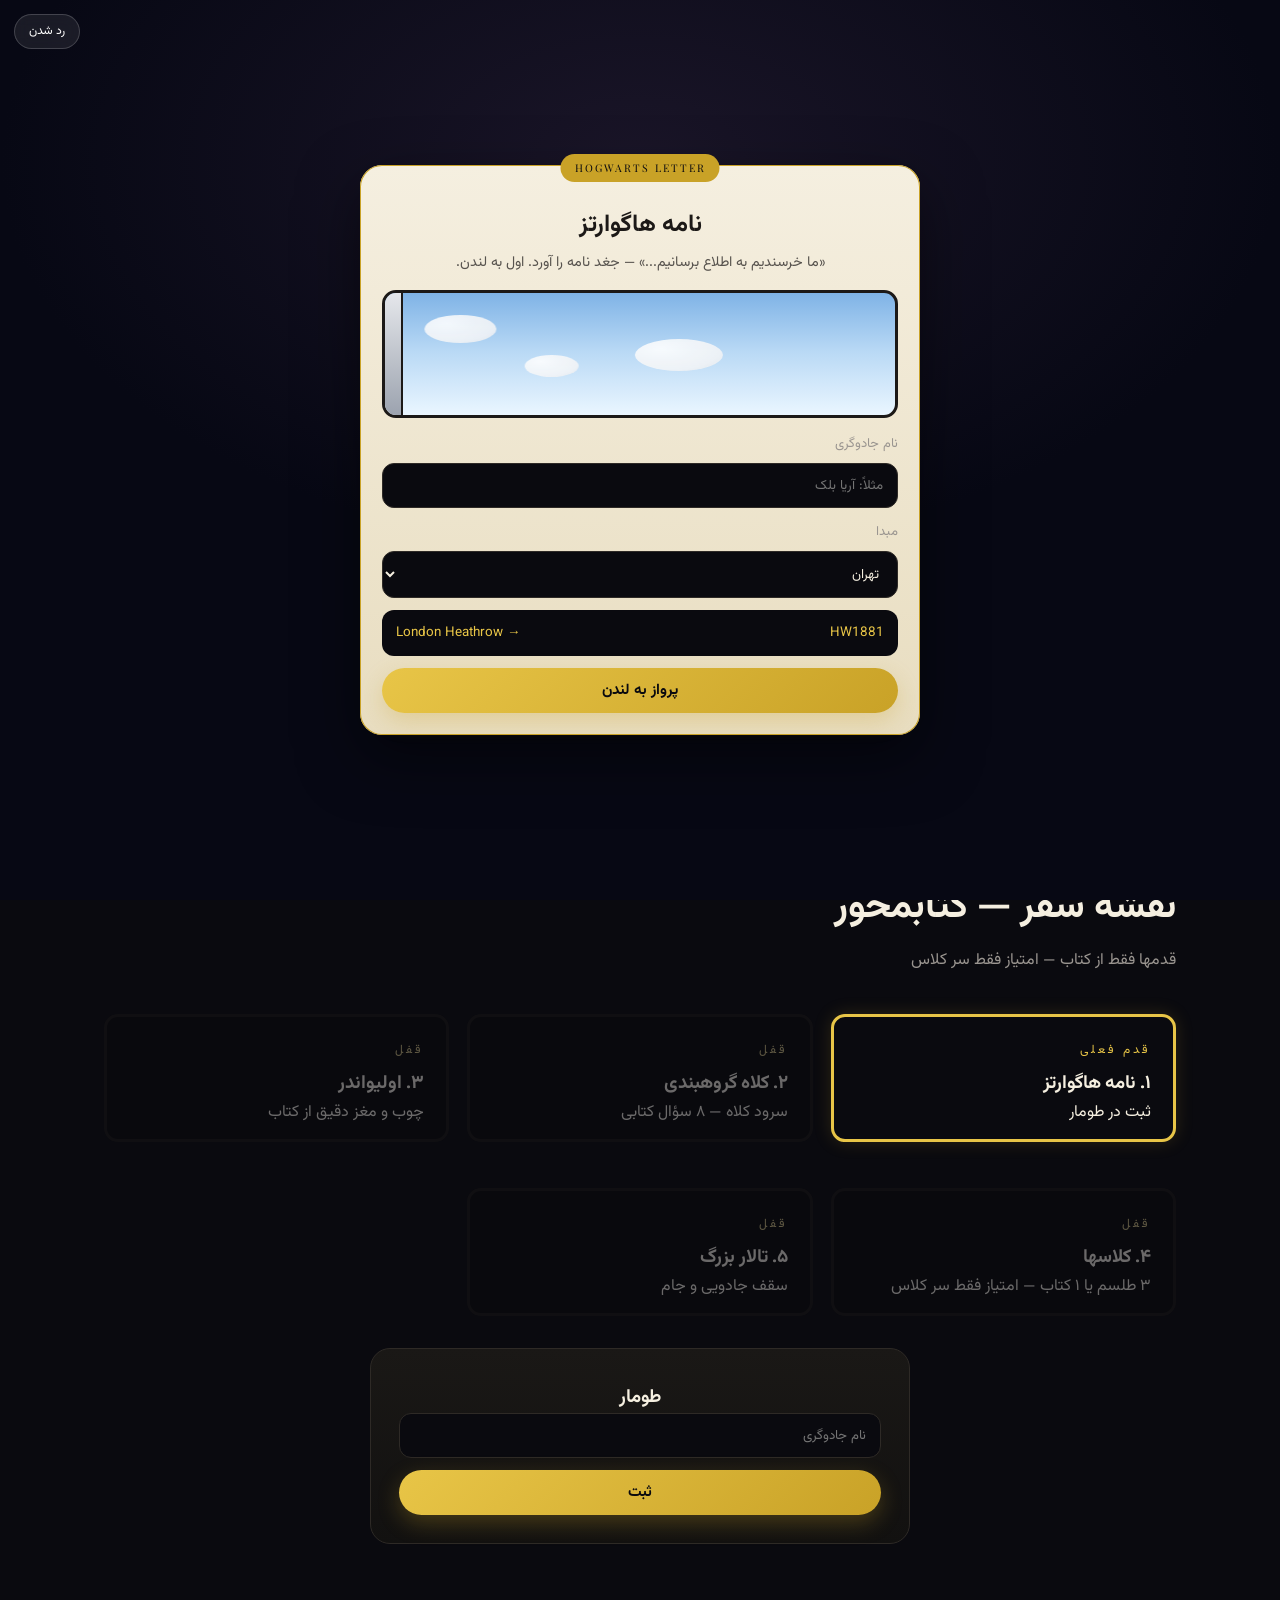
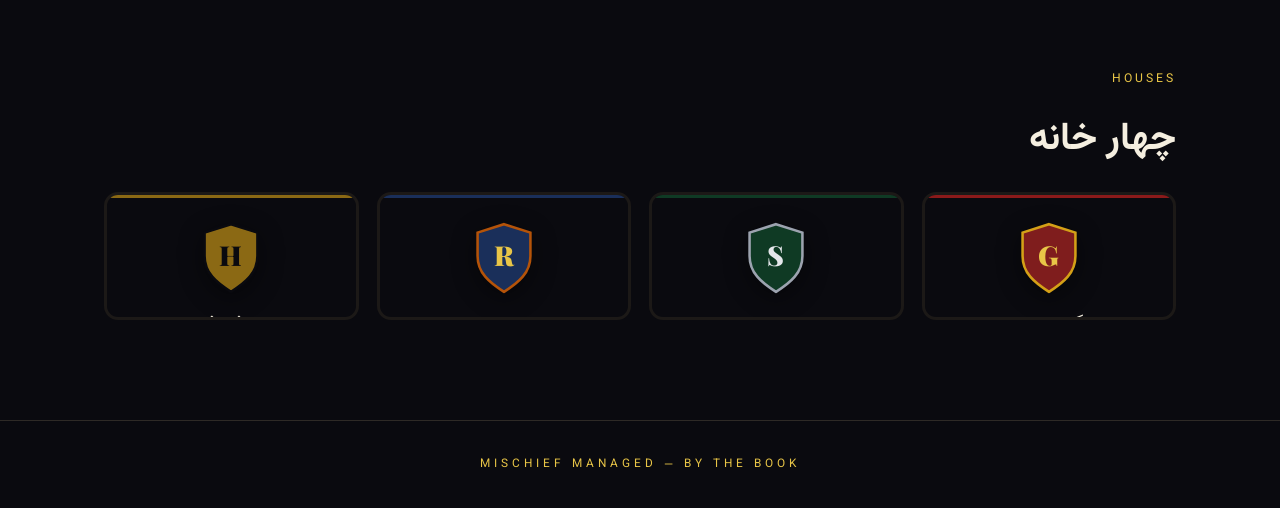
<file: index.html>
<!DOCTYPE html>
<html lang="fa" dir="rtl">
<head>
<meta charset="UTF-8">
<meta name="viewport" content="width=device-width, initial-scale=1.0">
<title>هاگوارتز — مدرسه جادوگری</title>
<meta name="description" content="از هواپیما تا هاگوارتز — دقیق بر اساس هفت کتاب">
<link rel="stylesheet" href="assets/style.css">
<link rel="preconnect" href="https://fonts.googleapis.com">
<link href="https://fonts.googleapis.com/css2?family=Playfair+Display:wght@500;700;900&family=Vazirmatn:wght@300;400;700;900&display=swap" rel="stylesheet">
<script src="https://cdnjs.cloudflare.com/ajax/libs/gsap/3.12.5/gsap.min.js"></script>
<style>
#onboard{position:fixed;inset:0;z-index:120;background:radial-gradient(ellipse 78% 68% at 50% 18%,#1A1528 0%,#070814 64%);display:flex;align-items:center;justify-content:center;padding:20px;overflow:hidden}
#onboard.done{pointer-events:none}
.scene{display:none;max-width:560px;width:100%;text-align:center}
.scene.on{display:block}
.ticket{position:relative;background:linear-gradient(180deg,#F5EFE0 0%,#E8DDC0 100%);color:#1C1917;border-radius:22px;padding:28px 22px 22px;box-shadow:0 22px 60px rgba(0,0,0,.5),0 0 0 1px #C9A227 inset}
.ticket:before{content:'HOGWARTS LETTER';position:absolute;top:-11px;left:50%;transform:translateX(-50%);background:#C9A227;color:#0A0A0F;font-size:.66rem;letter-spacing:2px;padding:4px 14px;border-radius:999px;font-family:'Playfair Display',serif}
.scene h2{font-size:1.5rem;color:#1C1917;margin:6px 0 4px}
.scene .sub{color:#57534E;font-size:.9rem;margin-bottom:14px;text-align:center}
.vis{height:128px;border-radius:14px;border:3px solid #1C1917;position:relative;overflow:hidden;margin:14px 0;background:#0A0A0F}
.plane .vis{background:linear-gradient(180deg,#7FB3E6 0%,#B9D9F5 48%,#EAF6FF 100%)}
.plane .vis:before{content:'';position:absolute;left:0;top:0;bottom:0;width:16px;background:linear-gradient(180deg,#E5E7EB,#9CA3AF);border-right:2px solid #1C1917;z-index:2}
.cloud{position:absolute;background:radial-gradient(ellipse at 30% 30%,#fff 0%,#F3F4F6 70%,#E5E7EB 100%);border-radius:50%;opacity:.88}
.wall .vis{background:repeating-linear-gradient(0deg,transparent 0 18px,rgba(0,0,0,.14) 18px 20px),repeating-linear-gradient(90deg,#C9A47A 0 38px,#A67C52 38px 40px),linear-gradient(180deg,#8B5A2B,#5A3315)}
.wall .vis:before{content:'PLATFORM 9¾';position:absolute;top:9px;left:50%;transform:translateX(-50%);background:#0A0A0F;color:#E8C547;font-size:.6rem;letter-spacing:2px;padding:3px 10px;border-radius:6px;font-family:'Playfair Display',serif;z-index:2;border:1px solid #2E2A26}
.trolley{position:absolute;top:50%;left:30%;transform:translate(-50%,-50%)}
.train .vis{background:linear-gradient(180deg,#A8C49A 0%,#6E9E5D 36%,#2D5016 70%,#0F1F0A 100%)}
.lake .vis{background:linear-gradient(180deg,#0B1220 0%,#123055 52%,#050814 100%);display:flex;align-items:end;justify-content:center;padding-bottom:18px}
.castle{font-family:'Playfair Display',serif;letter-spacing:6px;color:#E8C547;text-shadow:0 0 14px #E8C547;font-size:1.16rem;position:relative;z-index:1}
#skip{position:absolute;top:14px;left:14px;z-index:3;background:rgba(255,255,255,.08);border:1px solid rgba(255,255,255,.18);color:#fff;border-radius:999px;padding:7px 14px;font-family:inherit;font-size:.76rem;cursor:pointer;backdrop-filter:blur(8px)}
.spark{position:absolute;width:4px;height:4px;background:radial-gradient(circle,#fff 0%,#E8C547 60%,transparent 75%);border-radius:50%;pointer-events:none}
.lantern{position:absolute;width:6px;height:10px;background:radial-gradient(ellipse at 50% 30%,#FFF7CC,#E8C547);border-radius:4px;box-shadow:0 0 8px #E8C547}
@media(prefers-reduced-motion:reduce){.cloud,.trolley{animation:none!important;transition:none!important}}
</style>
</head>
<body>
<canvas id="stars"></canvas>
<nav>
<a class="brand" href="index.html"><svg width="20" height="20" viewBox="0 0 24 24"><path fill="#E8C547" d="M13 2 4 14h6l-1 8 9-12h-6l1-8z"/></svg>هاگوارتز</a>
<div class="navlinks">
<a href="index.html" class="on keep">تالار</a><a href="sorting.html">گروهبندی</a><a href="wand.html">چوبدستی</a><a href="characters.html">شخصیتها</a><a href="spells.html">طلسمها</a><a href="books.html">کتابها</a><a href="greathall.html">جام</a><a href="events.html">رویدادها</a>
<span id="meBadge"></span>
</div>
</nav>

<div id="onboard">
<button id="skip">رد شدن</button>

<div class="scene on plane" id="s0">
<div class="ticket">
<h2>نامه هاگوارتز</h2>
<p class="sub">«ما خرسندیم به اطلاع برسانیم...» — جغد نامه را آورد. اول به لندن.</p>
<div class="vis"><div class="cloud" data-c style="width:72px;height:28px;top:22px;left:40px"></div><div class="cloud" data-c style="width:54px;height:22px;top:62px;left:140px"></div><div class="cloud" data-c style="width:88px;height:32px;top:46px;left:250px"></div></div>
<div class="field"><label>نام جادوگری</label><input id="obName" maxlength="30" placeholder="مثلاً: آریا بلک"></div>
<div class="field"><label>مبدا</label><select id="obCity"><option>تهران</option><option>اصفهان</option><option>مشهد</option><option>تبریز</option><option>شیراز</option><option>دبی</option><option>استانبول</option></select></div>
<div style="background:#0A0A0F;color:#E8C547;border-radius:12px;padding:10px 14px;font-size:.84rem;display:flex;justify-content:space-between;margin-top:8px"><span>HW1881</span><span id="obRoute">→ London Heathrow</span></div>
<button class="btn gold" id="b0" style="width:100%;margin-top:12px">پرواز به لندن</button>
</div>
</div>

<div class="scene" id="s1">
<div class="ticket">
<h2>هیترو — لندن</h2>
<p class="sub" id="s1sub">مه رقیق، تاکسی سیاه و بیگبن دور دست</p>
<div class="vis" style="background:linear-gradient(180deg,#8A9098 0%,#B8BDC4 46%,#6B7280 100%);display:flex;align-items:end;justify-content:center"><div style="width:70px;height:70px;background:#0A0A0F;clip-path:polygon(42% 0,58% 0,58% 30%,70% 30%,70% 100%,30% 100%,30% 30%,42% 30%);opacity:.9;margin-bottom:18px"></div></div>
<p style="color:#57534E;font-size:.86rem">راننده: «کینگز کراس — ده دقیقه»</p>
<button class="btn gold" id="b1" style="width:100%">به ایستگاه</button>
</div>
</div>

<div class="scene wall" id="s2">
<div class="ticket">
<h2>سکوی نه و سهچهارم</h2>
<p class="sub">دیوار بین سکو ۹ و ۱۰ — کتاب اول، فصل ششم: باید بدوی</p>
<div class="vis" id="wallStage"><div class="trolley" id="trolley"><svg width="60" height="40" viewBox="0 0 60 40"><rect x="8" y="18" width="36" height="14" rx="3" fill="#57534E" stroke="#0A0A0F" stroke-width="1.5"/><circle cx="16" cy="34" r="4.5" fill="#0A0A0F"/><circle cx="34" cy="34" r="4.5" fill="#0A0A0F"/><rect x="20" y="8" width="15" height="14" rx="2" fill="#8B5A2B" stroke="#0A0A0F" stroke-width="1.2"/></svg></div></div>
<p style="color:#57534E;font-size:.86rem">چشم ببند و بدو — مثل هری و رون</p>
<button class="btn gold" id="b2" style="width:100%">رد شدن از دیوار</button>
</div>
</div>

<div class="scene train" id="s3">
<div class="ticket">
<h2>هاگوارتز اکسپرس — ۱۱:۰۰</h2>
<p class="sub">قطار بخار قرمز، کوپهها و جعبه شکلات قورباغهای</p>
<div class="vis" id="trainStage"><div style="position:absolute;bottom:0;left:0;right:0;height:36px;background:linear-gradient(180deg,#2D5016,#0F1F0A)"></div></div>
<p style="color:#57534E;font-size:.86rem">«چند دقیقه تا هاگزمید»</p>
<button class="btn gold" id="b3" style="width:100%">پیاده شدن</button>
</div>
</div>

<div class="scene lake" id="s4">
<div class="ticket">
<h2>دریاچه سیاه</h2>
<p class="sub">کتاب اول: قایقها خودشان میرانند — قلعه با پنجرههای روشن</p>
<div class="vis"><div class="lantern" style="left:30%;top:22px"></div><div class="lantern" style="left:62%;top:30px"></div><div class="castle">HOGWARTS</div></div>
<p style="color:#57534E;font-size:.86rem" id="s4txt">هاگرید: «نگاه کنید — اولین نگاه به هاگوارتز»</p>
<button class="btn gold" id="b4" style="width:100%">وارد تالار بزرگ شو</button>
</div>
</div>

</div>

<main>
<header class="hero">
<div style="opacity:.9"><svg width="64" height="64" viewBox="0 0 24 24"><path fill="#E8C547" d="M13 2 4 14h6l-1 8 9-12h-6l1-8z"/></svg></div>
<h1 id="typeTitle"></h1>
<p class="sub">هفت کتاب — دقیق، کتابمحور، بدون چیز من درآوردی.</p>
<div style="display:flex;gap:12px;justify-content:center;flex-wrap:wrap;margin-top:18px"><a class="btn gold" href="sorting.html">کلاه گروهبندی</a><a class="btn ghost" href="greathall.html">تالار بزرگ</a></div>
</header>
<div class="wrap">
<section class="block" id="journey">
<div class="sec-tag">YOUR JOURNEY</div><h2 class="sec-title">نقشه سفر — کتابمحور</h2><p class="sec-desc">قدمها فقط از کتاب — امتیاز فقط سر کلاس</p>
<div class="grid g2" id="jmap"></div>
<div class="quizbox" id="regBox" style="margin-top:18px;max-width:540px"><h3>طومار</h3><div class="field"><input id="regName" maxlength="30" placeholder="نام جادوگری"></div><button class="btn gold" id="regBtn" style="width:100%">ثبت</button></div>
</section>
<section class="block" id="houses"><div class="sec-tag">HOUSES</div><h2 class="sec-title">چهار خانه</h2><div class="grid g4" id="houseGrid"></div></section>
</div>
</main>
<footer><div class="en">MISCHIEF MANAGED — BY THE BOOK</div></footer>
<script src="assets/app.js"></script>
<script>
(function(){
  var TT='هاگوارتز — دقیق از روی کتاب';var te=document.getElementById('typeTitle'),i=0;(function t(){if(i<=TT.length){te.textContent=TT.slice(0,i++);setTimeout(t,70)}})();
  var SH={gryff:['#7F1D1D','#D4A017','G','#E8C547'],slyth:['#0F3A24','#9CA3AF','S','#E5E7EB'],raven:['#1A2F5A','#B45309','R','#E8C547'],huff:['#8B6914','#0A0A0F','H','#0A0A0F']};
  function shield(k){var s=SH[k];return '<svg width="68" height="74" viewBox="0 0 64 70"><path d="M32 3 L57 11 V33 C57 49 46 58 32 67 C18 58 7 49 7 33 V11 Z" fill="'+s[0]+'" stroke="'+s[1]+'" stroke-width="2.4"/><text x="32" y="43" text-anchor="middle" font-family="Playfair Display,serif" font-size="26" font-weight="900" fill="'+s[3]+'">'+s[2]+'</text></svg>';}
  function renderHouses(){var g=document.getElementById('houseGrid');if(!g)return;g.innerHTML='';HW.leader().forEach(function(h){var a=document.createElement('a');a.className='door '+h.k+' rv vis';a.href='sorting.html';a.innerHTML='<div class="crest">'+shield(h.k)+'</div><h3 style="margin-top:10px">'+h.n+'</h3><span class="pts">'+h.p+' امتیاز</span>';g.appendChild(a);});}
  function renderJourney(){var m=document.getElementById('jmap');if(!m)return;m.innerHTML='';HW.steps().forEach(function(s,idx){var prev=idx===0||HW.steps()[idx-1].done;var st=s.done?'done':(prev?'now':'lock');var d=document.createElement(s.done||prev?'a':'div');d.className='card jstep '+st+' rv vis';if(s.done||prev)d.href=s.href;var tag=s.done?'کامل شد':(prev?'قدم فعلی':'قفل');d.innerHTML='<div class="sec-tag">'+tag+'</div><h3>'+s.t+'</h3><p>'+s.d+'</p>';m.appendChild(d);});var b=document.getElementById('regBox');if(b) b.style.display=HW.S.name?'none':'';}
  var onboard=document.getElementById('onboard');
  function show(n){document.querySelectorAll('.scene').forEach(function(s){s.classList.remove('on')});var t=document.getElementById('s'+n);if(t){t.classList.add('on');gsap.fromTo(t,{opacity:0,y:10},{opacity:1,y:0,duration:.45,ease:'power2.out'})}}
  function finish(){HW.S.onboarded=true;HW.save();gsap.to(onboard,{opacity:0,duration:.5,onComplete:function(){onboard.style.display='none';document.body.style.overflow=''}});HW.toast('خوش آمدی به هاگوارتز');}
  // subtle animations only
  function startPlane(){
    document.querySelectorAll('[data-c]').forEach(function(c,i){
      gsap.set(c,{x:0});
      gsap.to(c,{x:-30,duration:14+Math.random()*6,repeat:-1,yoyo:true,ease:'sine.inOut',delay:i*.6});
    });
  }
  document.getElementById('skip').onclick=finish;
  document.getElementById('obCity').onchange=function(){document.getElementById('obRoute').textContent=this.value+' → London';};
  document.getElementById('b0').onclick=function(){var v=document.getElementById('obName').value.trim();if(v.length<2){HW.toast('نام را بنویس');return}HW.S.name=v;HW.save();HW.renderBadge();document.getElementById('s1sub')?.replaceChildren(document.createTextNode(v+' — تاکسی منتظر است'));show(1);};
  document.getElementById('b1').onclick=function(){show(2);};
  document.getElementById('b2').onclick=function(){
    var t=document.getElementById('trolley');
    // subtle sparkles
    var stage=document.getElementById('wallStage');
    for(var k=0;k<8;k++){var s=document.createElement('div');s.className='spark';s.style.left=(38+Math.random()*24)+'%';s.style.top=(44+Math.random()*22)+'%';stage.appendChild(s);gsap.fromTo(s,{opacity:0,scale:.7},{opacity:1,scale:1,duration:.2,delay:k*.07});gsap.to(s,{y:-18-Math.random()*12,x:(Math.random()-.5)*18,opacity:0,duration:.8,delay:k*.07+.3,onComplete:(function(el){return function(){el.remove()}})(s)});}
    gsap.to(t,{x:110,opacity:.2,duration:.9,ease:'power2.inOut'});
    gsap.to('#s2 .vis',{filter:'brightness(1.15)',duration:.2,yoyo:true,repeat:1});
    setTimeout(function(){show(3);},1000);
  };
  document.getElementById('b3').onclick=function(){show(4);};
  document.getElementById('b4').onclick=finish;
  document.addEventListener('DOMContentLoaded',function(){
    if(HW.S.onboarded){onboard.style.display='none';} else { if(HW.S.name) document.getElementById('obName').value=HW.S.name; show(0); startPlane(); document.body.style.overflow='hidden'; }
    renderHouses();renderJourney();
    var rb=document.getElementById('regBtn'); if(rb) rb.onclick=function(){var v=document.getElementById('regName').value.trim();if(v.length<2){HW.toast('نام را بنویس');return}HW.S.name=v;HW.save();HW.renderBadge();document.getElementById('regBox').style.display='none';renderJourney();};
    gsap.to('.lantern',{y:-6,duration:3.2,yoyo:true,repeat:-1,ease:'sine.inOut',stagger:.5});
  });
})();
</script>
</body>
</html>
</file>
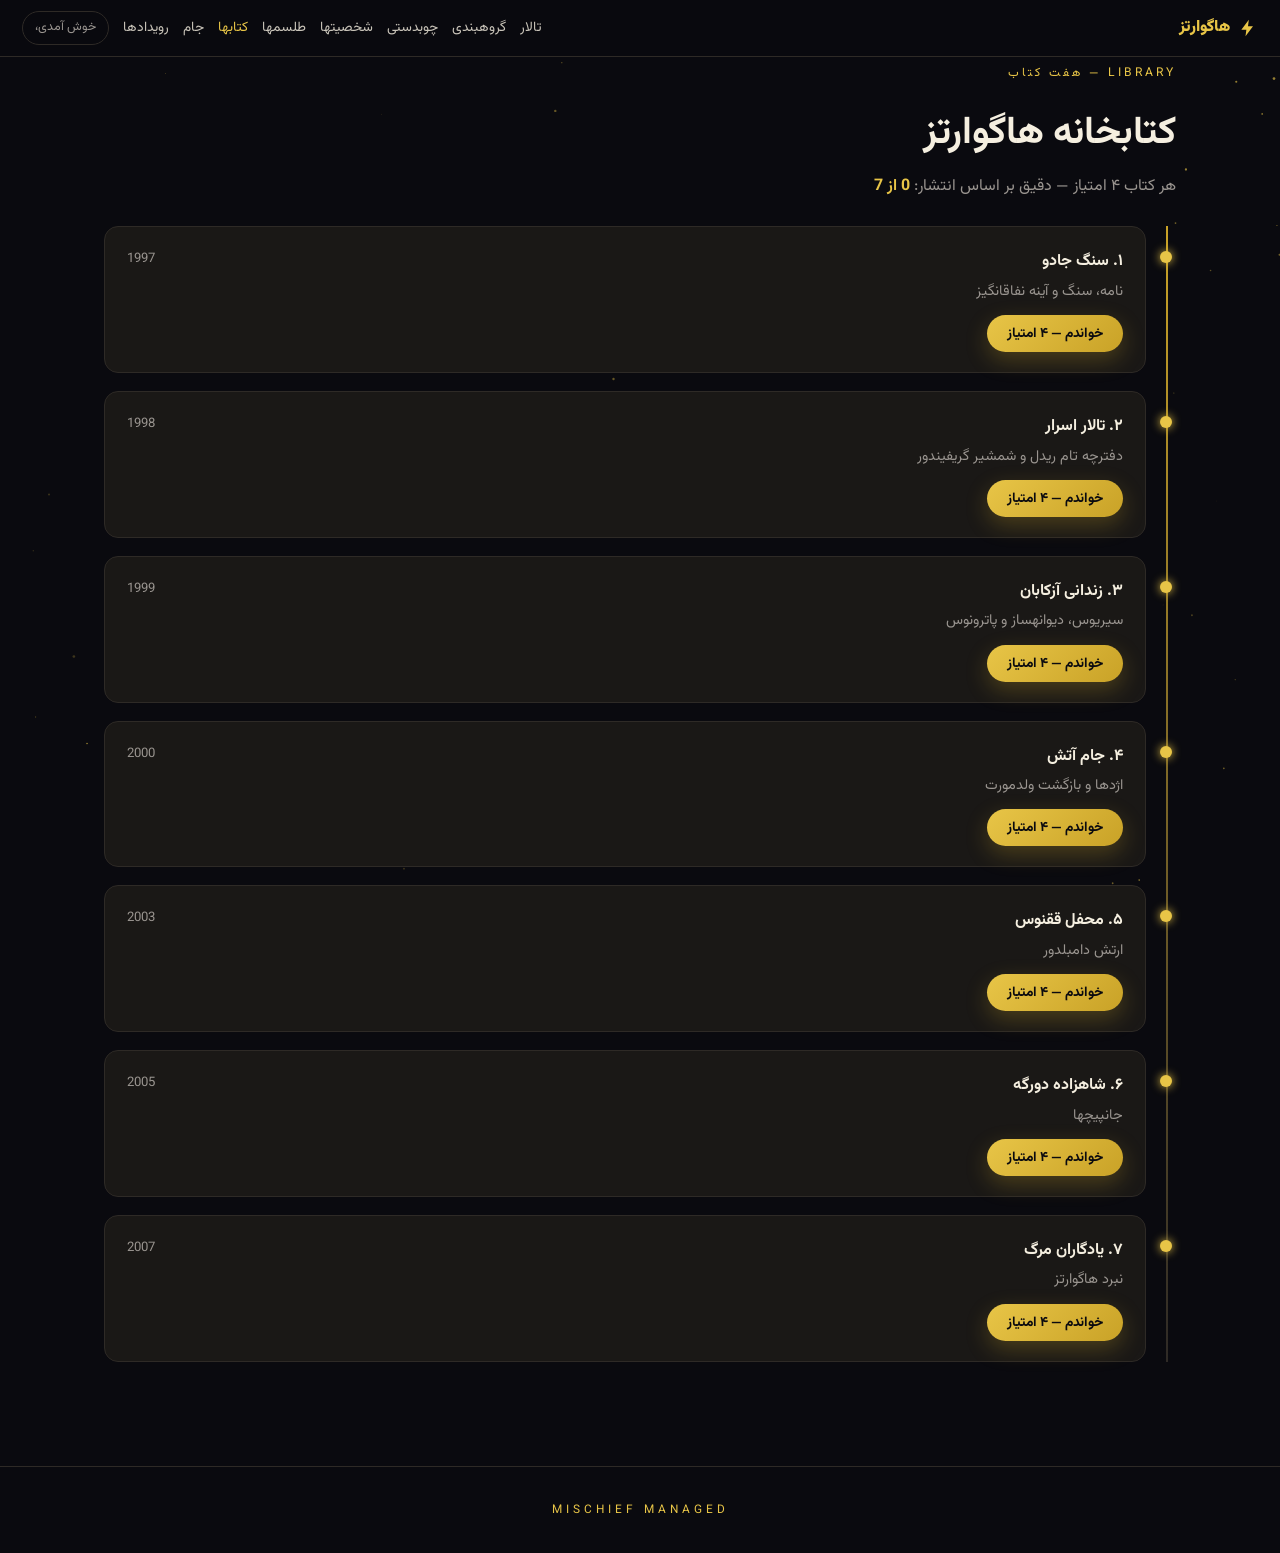
<file: books.html>
<!DOCTYPE html><html lang="fa" dir="rtl"><head><meta charset="UTF-8"><meta name="viewport" content="width=device-width,initial-scale=1"><title>کتابخانه | هاگوارتز</title><link rel="stylesheet" href="assets/style.css"><link href="https://fonts.googleapis.com/css2?family=Playfair+Display:wght@500;700;900&family=Vazirmatn:wght@300;400;700;900&display=swap" rel="stylesheet">
<style>.tl{position:relative;padding-right:30px}.tl:before{content:'';position:absolute;right:8px;top:0;bottom:0;width:2px;background:linear-gradient(var(--gold),var(--brd))}.book{position:relative;margin-bottom:18px;background:var(--card);border:1px solid var(--brd);border-radius:14px;padding:20px 22px}.book:before{content:'';position:absolute;right:-27px;top:24px;width:12px;height:12px;border-radius:50%;background:var(--gold-lt);box-shadow:0 0 10px var(--gold-lt)}.yr{float:left;color:var(--mut);font-size:.82rem}</style></head><body><canvas id="stars"></canvas>
<nav><a class="brand" href="index.html"><svg width="20" height="20" viewBox="0 0 24 24"><path fill="#E8C547" d="M13 2 4 14h6l-1 8 9-12h-6l1-8z"/></svg>هاگوارتز</a><div class="navlinks"><a href="index.html" class="keep">تالار</a><a href="sorting.html">گروهبندی</a><a href="wand.html">چوبدستی</a><a href="characters.html">شخصیتها</a><a href="spells.html">طلسمها</a><a href="books.html" class="on">کتابها</a><a href="greathall.html">جام</a><a href="events.html">رویدادها</a><span id="meBadge"></span></div></nav>
<main><div class="wrap"><section class="block"><div class="sec-tag">LIBRARY — هفت کتاب</div><h2 class="sec-title">کتابخانه هاگوارتز</h2><p class="sec-desc">هر کتاب ۴ امتیاز — دقیق بر اساس انتشار: <b id="bprog" style="color:var(--gold-lt)"></b></p><div class="tl" id="tl"></div></section></div></main><footer><div class="en">MISCHIEF MANAGED</div></footer>
<script src="assets/app.js"></script><script>
(function(){
  var B=[
    {y:'1997',t:'۱. سنگ جادو',d:'نامه، سنگ و آینه نفاقانگیز'},
    {y:'1998',t:'۲. تالار اسرار',d:'دفترچه تام ریدل و شمشیر گریفیندور'},
    {y:'1999',t:'۳. زندانی آزکابان',d:'سیریوس، دیوانهساز و پاترونوس'},
    {y:'2000',t:'۴. جام آتش',d:'اژدها و بازگشت ولدمورت'},
    {y:'2003',t:'۵. محفل ققنوس',d:'ارتش دامبلدور'},
    {y:'2005',t:'۶. شاهزاده دورگه',d:'جانپیچها'},
    {y:'2007',t:'۷. یادگاران مرگ',d:'نبرد هاگوارتز'}
  ];
  if(!HW.S.read) HW.S.read=[];
  var tl=document.getElementById('tl');
  function prog(){document.getElementById('bprog').textContent=HW.S.read.length+' از '+B.length}
  B.forEach(function(b,i){
    var d=document.createElement('div');d.className='book rv';
    function paint(){var done=HW.S.read.indexOf(i)>=0;d.innerHTML='<span class="yr">'+b.y+'</span><b>'+b.t+'</b><p style="color:var(--mut);font-size:.9rem">'+b.d+'</p><button class="btn '+(done?'ghost':'gold')+'" style="padding:8px 20px;font-size:.86rem;margin-top:10px">'+(done?'خوانده شد':'خواندم — ۴ امتیاز')+'</button>';d.querySelector('button').onclick=function(){if(HW.S.read.indexOf(i)>=0) return;HW.S.read.push(i);HW.save();if(HW.S.house) HW.award(HW.S.house,4,b.t);paint();prog()}}
    paint();tl.appendChild(d);
  });prog();
})();
</script></body></html>
</file>
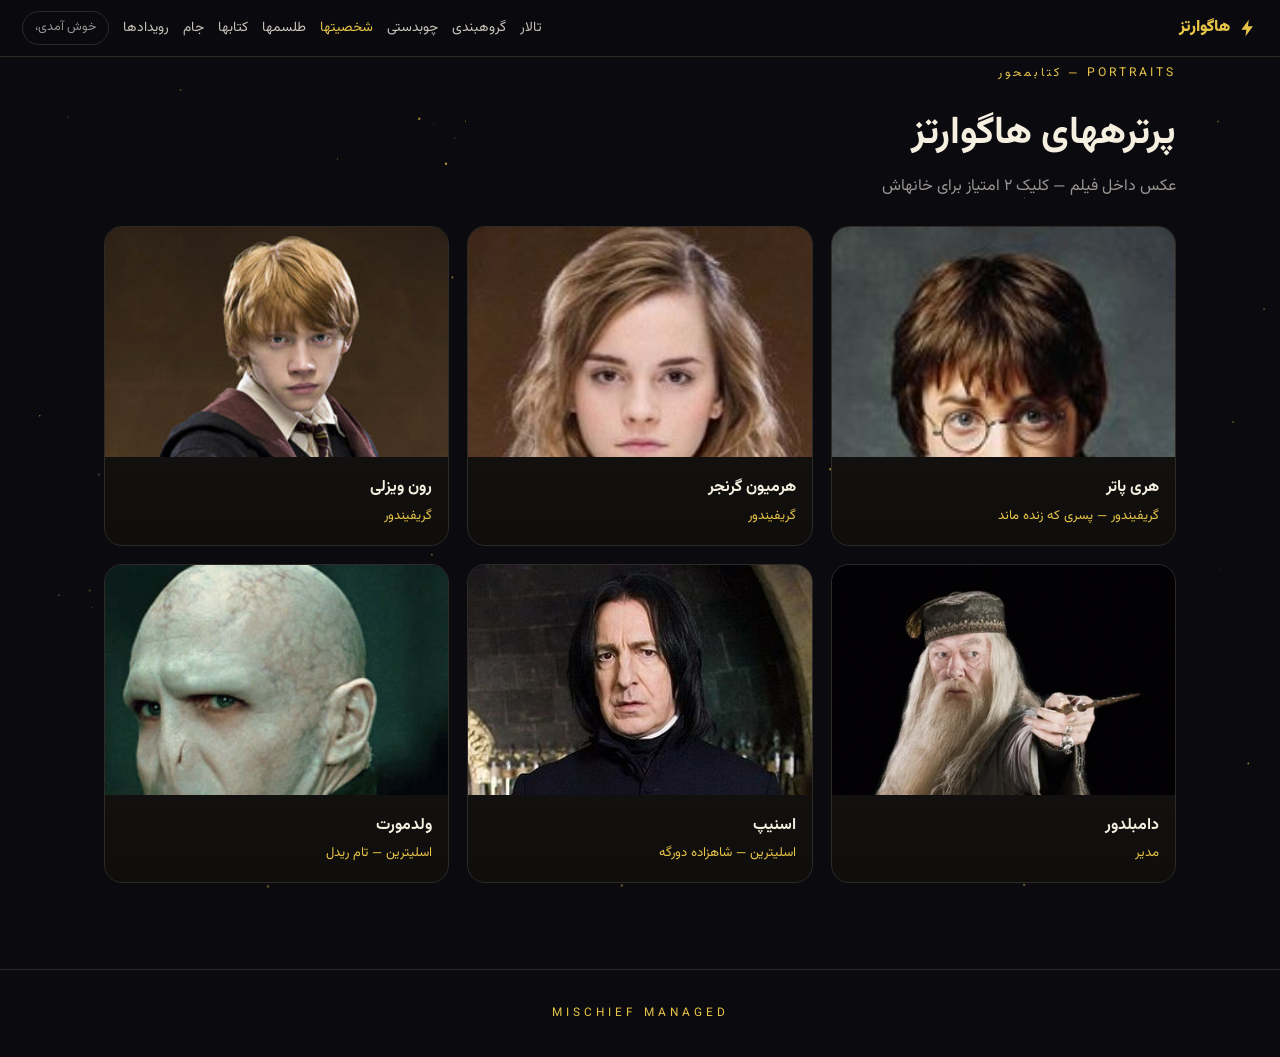
<file: characters.html>
<!DOCTYPE html><html lang="fa" dir="rtl"><head><meta charset="UTF-8"><meta name="viewport" content="width=device-width,initial-scale=1"><title>پرترهها | هاگوارتز</title><link rel="stylesheet" href="assets/style.css"><link href="https://fonts.googleapis.com/css2?family=Playfair+Display:wght@500;700;900&family=Vazirmatn:wght@300;400;700;900&display=swap" rel="stylesheet"></head><body><canvas id="stars"></canvas>
<nav><a class="brand" href="index.html"><svg width="20" height="20" viewBox="0 0 24 24"><path fill="#E8C547" d="M13 2 4 14h6l-1 8 9-12h-6l1-8z"/></svg>هاگوارتز</a><div class="navlinks"><a href="index.html" class="keep">تالار</a><a href="sorting.html">گروهبندی</a><a href="wand.html">چوبدستی</a><a href="characters.html" class="on">شخصیتها</a><a href="spells.html">طلسمها</a><a href="books.html">کتابها</a><a href="greathall.html">جام</a><a href="events.html">رویدادها</a><span id="meBadge"></span></div></nav>
<main><div class="wrap"><section class="block"><div class="sec-tag">PORTRAITS — کتابمحور</div><h2 class="sec-title">پرترههای هاگوارتز</h2><p class="sec-desc">عکس داخل فیلم — کلیک ۲ امتیاز برای خانهاش</p><div class="grid g3" id="chars"></div></section></div></main><footer><div class="en">MISCHIEF MANAGED</div></footer>
<script src="assets/app.js"></script><script>
(function(){
  var C=[
    {img:'img/harry.jpg',n:'هری پاتر',r:'گریفیندور — پسری که زنده ماند',h:'gryff'},
    {img:'img/hermione.jpeg',n:'هرمیون گرنجر',r:'گریفیندور',h:'gryff'},
    {img:'img/ron.jpg',n:'رون ویزلی',r:'گریفیندور',h:'gryff'},
    {img:'img/dumbledore.webp',n:'دامبلدور',r:'مدیر',h:'gryff'},
    {img:'img/snape.jpg',n:'اسنیپ',r:'اسلیترین — شاهزاده دورگه',h:'slyth'},
    {img:'img/voldemort.jpg',n:'ولدمورت',r:'اسلیترین — تام ریدل',h:'slyth'}
  ];
  var g=document.getElementById('chars');
  C.forEach(function(c){
    var d=document.createElement('div');d.className='card rv';d.style.padding='0';d.style.overflow='hidden';d.style.cursor='pointer';
    d.innerHTML='<div style="height:230px;overflow:hidden"><img src="'+c.img+'" loading="lazy" alt="'+escHtml(c.n)+'" style="width:100%;height:100%;object-fit:cover;object-position:top center;display:block"></div><div style="padding:16px"><b>'+c.n+'</b><span style="color:var(--gold-lt);font-size:.82rem;display:block">'+c.r+'</span></div>';
    d.onclick=function(){HW.award(c.h,2,c.n)};
    g.appendChild(d);
  });
})();
</script></body></html>
</file>
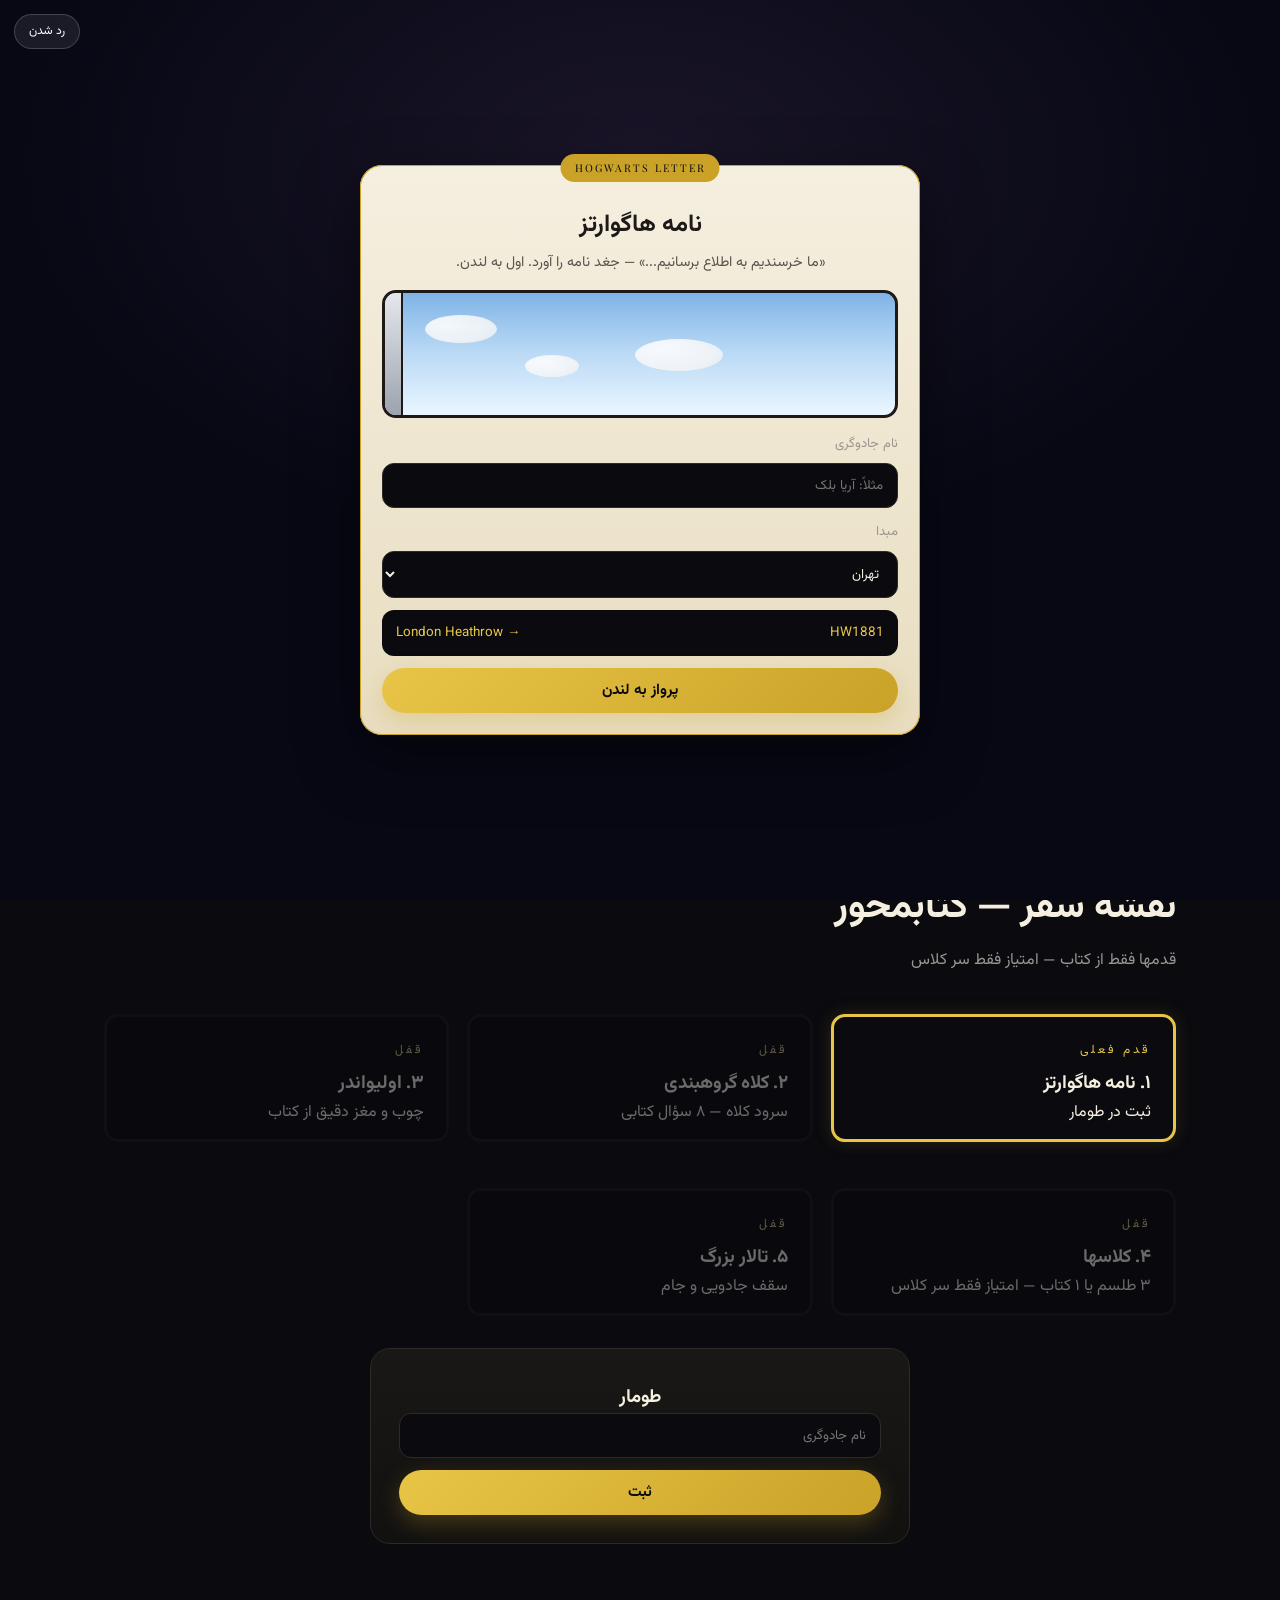
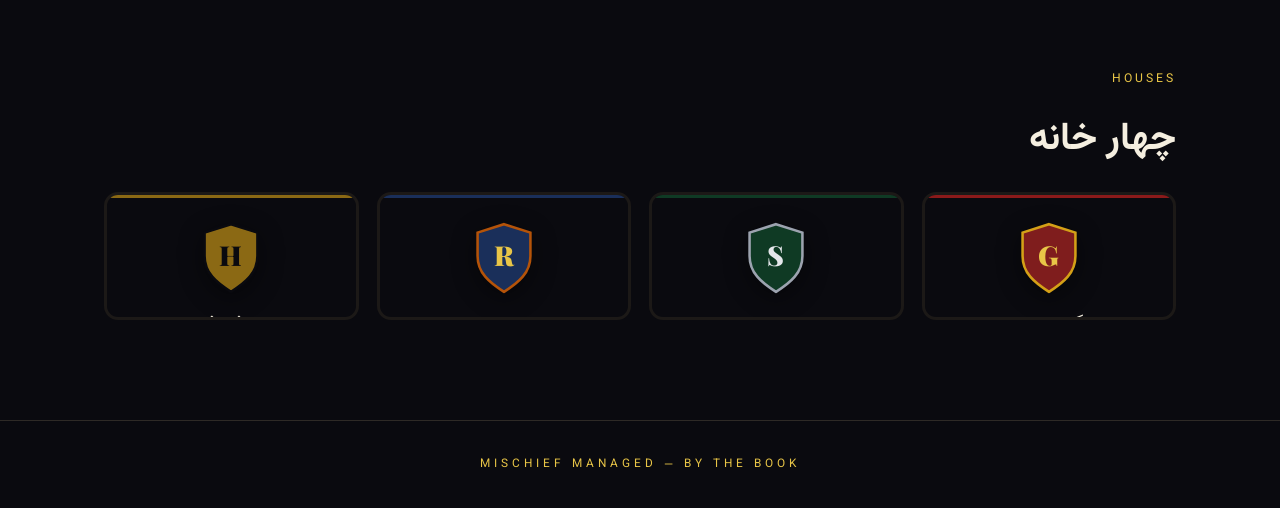
<file: events.html>
<!DOCTYPE html><html lang="fa" dir="rtl"><head><meta charset="UTF-8"><meta name="viewport" content="width=device-width,initial-scale=1"><title>رویدادها | هاگوارتز</title><link rel="stylesheet" href="assets/style.css"><link href="https://fonts.googleapis.com/css2?family=Playfair+Display:wght@500;700;900&family=Vazirmatn:wght@300;400;700;900&display=swap" rel="stylesheet"></head><body><canvas id="stars"></canvas>
<nav><a class="brand" href="index.html"><svg width="20" height="20" viewBox="0 0 24 24"><path fill="#E8C547" d="M13 2 4 14h6l-1 8 9-12h-6l1-8z"/></svg>هاگوارتز</a><div class="navlinks"><a href="index.html" class="keep">تالار</a><a href="sorting.html">گروهبندی</a><a href="wand.html">چوبدستی</a><a href="characters.html">شخصیتها</a><a href="spells.html">طلسمها</a><a href="books.html">کتابها</a><a href="greathall.html">جام</a><a href="events.html" class="on">رویدادها</a><span id="meBadge"></span></div></nav>
<main><div class="wrap"><section class="block"><div class="sec-tag">EVENTS — از کتاب</div><h2 class="sec-title">تقویم هاگوارتز</h2><p class="sec-desc">همه از کتاب — بلیتهای تو: <b id="tkCount" style="color:var(--gold-lt)"></b></p><div class="grid g2" id="evs"></div></section><section class="block"><div class="sec-tag">DAILY PROPHET</div><h2 class="sec-title">پیامآور روزانه</h2><div class="grid g3" id="news"></div></section></div></main><footer><div class="en">MISCHIEF MANAGED</div></footer>
<script src="assets/app.js"></script><script>
(function(){
  if(!HW.need(!!HW.S.house,'اول گروهبندی شو')) return;
  var EV=[
    {id:'quidditch',t:'کوییدیچ — گریفیندور در برابر اسلیترین',d:'کتاب اول، فصل یازدهم — جارچی لی جردن. اسنیچ طلایی.',pts:8},
    {id:'duel',t:'باشگاه دوئل — قفلگارت',d:'کتاب دوم — تالار بزرگ، آموزش دوئل.',pts:6},
    {id:'yule',t:'جشن کریسمس — یول بال',d:'کتاب چهارم — تالار با یخ و رقص.',pts:6},
    {id:'triwizard',t:'جام سهجادوگر — هزارتو',d:'کتاب چهارم — اژدها و دریاچه.',pts:10}
  ];
  var N=[
    {t:'سیریوس بلک فرار کرد',d:'کتاب سوم — وزارت هشدار داد.'},
    {t:'آذرخش — جدیدترین جارو',d:'کتاب سوم — فروشگاه کوییدیچ.'},
    {t:'ه.ا.ج.ی — هرمیون',d:'کتاب چهارم — حقوق جنهای خانگی.'}
  ];
  var g=document.getElementById('evs');
  function count(){document.getElementById('tkCount').textContent=HW.S.tickets.length+' بلیت'}
  EV.forEach(function(e){
    var d=document.createElement('div');d.className='card rv';
    function paint(){var has=HW.S.tickets.indexOf(e.id)>=0;d.innerHTML='<h3>'+e.t+'</h3><p>'+e.d+'</p><div style="margin-top:12px;background:#0A0A0F;border:1px dashed var(--gold);border-radius:12px;padding:10px;font-size:.86rem"><b style="color:var(--gold-lt)">جایزه حضور: '+e.pts+' امتیاز</b><br>به نام '+(escHtml(HW.S.name)||'جادوگر')+'</div><button class="btn '+(has?'ghost':'gold')+'" style="width:100%;margin-top:12px">'+(has?'رزرو شد':'رزرو بلیت')+'</button>';d.querySelector('button').onclick=function(){if(HW.S.tickets.indexOf(e.id)>=0){HW.toast('قبلا رزرو کردی');return}HW.S.tickets.push(e.id);HW.save();if(HW.S.house) HW.award(HW.S.house,e.pts,e.t);paint();count()}}
    paint();g.appendChild(d);
  });
  var nw=document.getElementById('news');
  N.forEach(function(n){var d=document.createElement('div');d.className='card rv';d.innerHTML='<div class="sec-tag">پیامآور</div><h3>'+n.t+'</h3><p>'+n.d+'</p>';nw.appendChild(d)});
  count();
})();
</script></body></html>
</file>
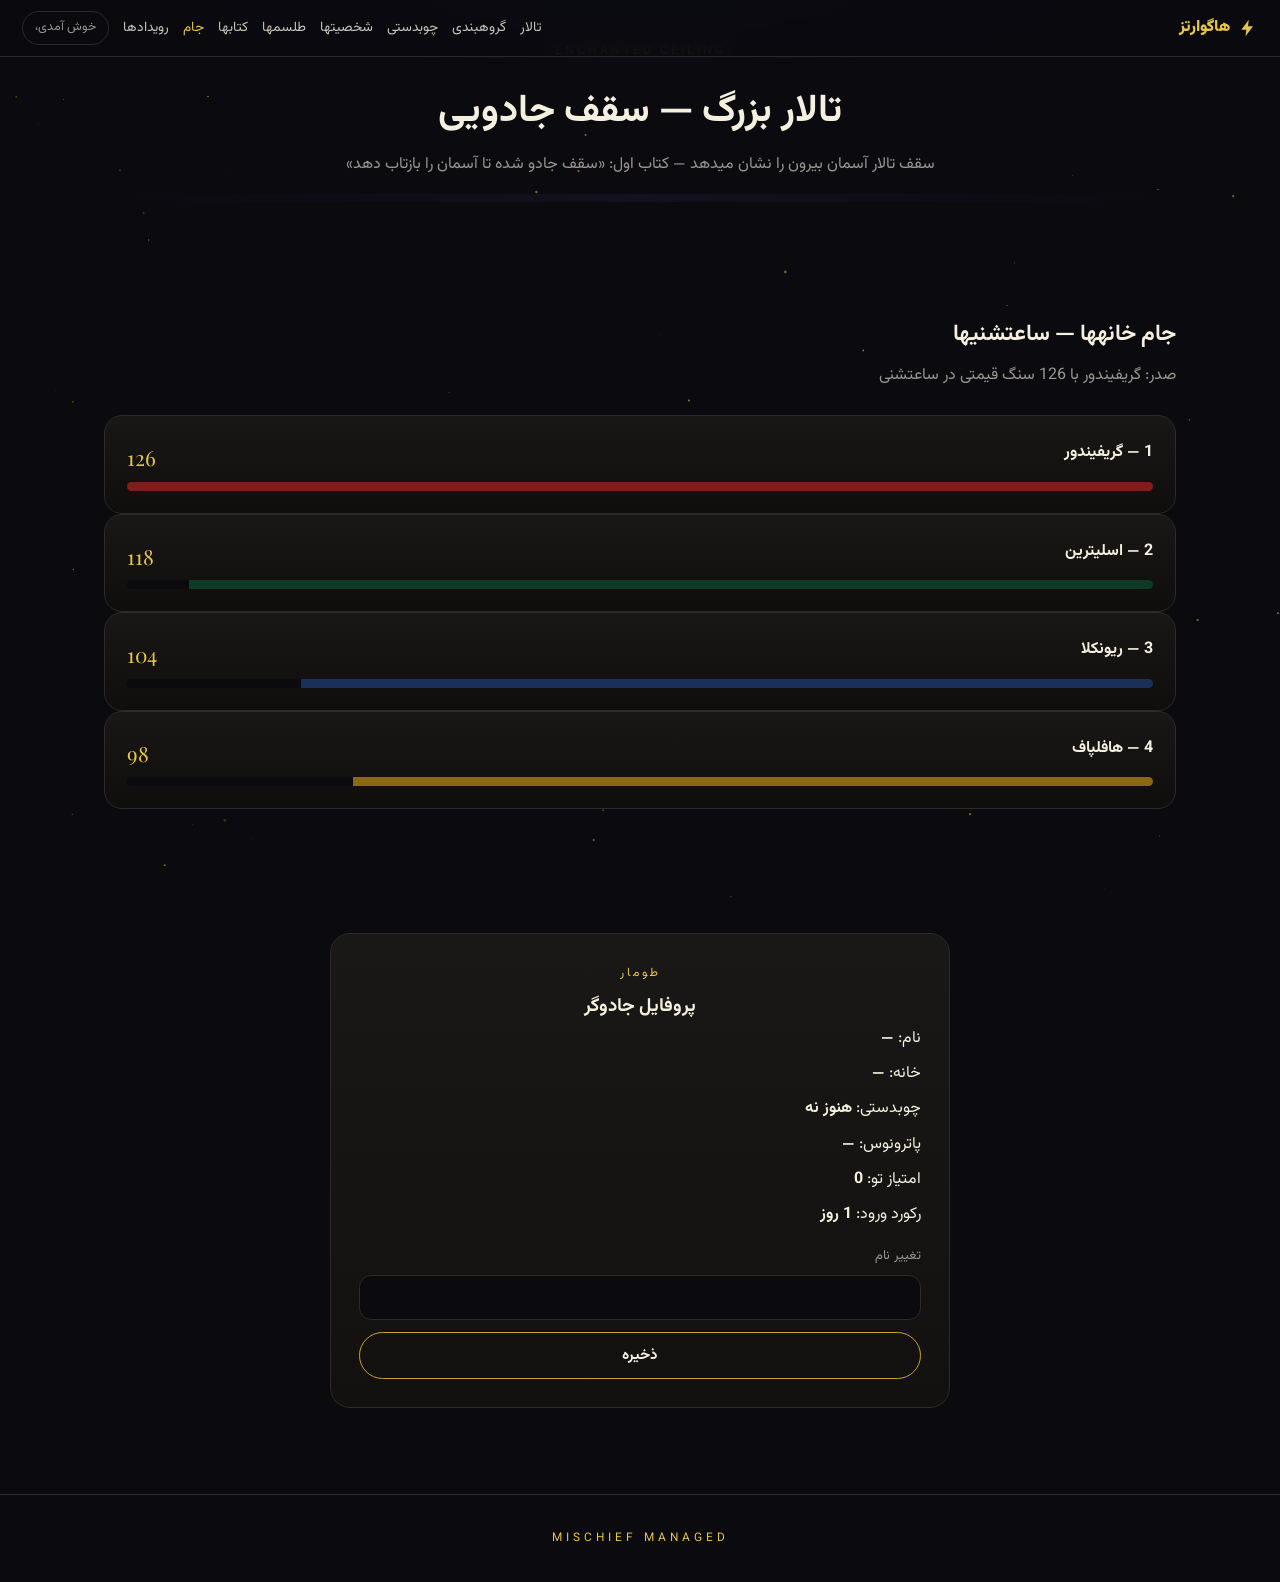
<file: greathall.html>
<!DOCTYPE html><html lang="fa" dir="rtl"><head><meta charset="UTF-8"><meta name="viewport" content="width=device-width,initial-scale=1"><title>تالار بزرگ | هاگوارتز</title><link rel="stylesheet" href="assets/style.css"><link href="https://fonts.googleapis.com/css2?family=Playfair+Display:wght@500;700;900&family=Vazirmatn:wght@300;400;700;900&display=swap" rel="stylesheet"></head><body><canvas id="stars"></canvas>
<nav><a class="brand" href="index.html"><svg width="20" height="20" viewBox="0 0 24 24"><path fill="#E8C547" d="M13 2 4 14h6l-1 8 9-12h-6l1-8z"/></svg>هاگوارتز</a><div class="navlinks"><a href="index.html" class="keep">تالار</a><a href="sorting.html">گروهبندی</a><a href="wand.html">چوبدستی</a><a href="characters.html">شخصیتها</a><a href="spells.html">طلسمها</a><a href="books.html">کتابها</a><a href="greathall.html" class="on">جام</a><a href="events.html">رویدادها</a><span id="meBadge"></span></div></nav>
<main><div class="wrap">
<section class="block" style="text-align:center;background:radial-gradient(ellipse 60% 40% at 50% 0%,#1A1628 0%,transparent 70%);border-radius:20px;padding:40px 18px"><div class="sec-tag">ENCHANTED CEILING</div><h2 class="sec-title">تالار بزرگ — سقف جادویی</h2><p class="sec-desc" style="margin:0 auto 14px">سقف تالار آسمان بیرون را نشان میدهد — کتاب اول: «سقف جادو شده تا آسمان را بازتاب دهد»</p><div style="height:8px;background:linear-gradient(90deg,#0A0A0F,#1A1628,#0A0A0F);border-radius:999px;opacity:.6"></div></section>
<section class="block"><h3 class="sec-title" style="font-size:1.4rem">جام خانهها — ساعتشنیها</h3><p class="sec-desc" id="cupLead">هر امتیاز کلاسی شنها را جابجا میکند</p><div id="lb"></div></section>
<section class="block"><div class="quizbox"><div class="sec-tag">طومار</div><h3>پروفایل جادوگر</h3><div id="profile" style="text-align:right;line-height:2.2"></div><div class="field" style="margin-top:12px"><label>تغییر نام</label><input id="nmInput" maxlength="30"></div><button class="btn ghost" id="nmBtn" style="width:100%">ذخیره</button></div></section>
</div></main><footer><div class="en">MISCHIEF MANAGED</div></footer>
<script src="assets/app.js"></script><script>
(function(){
  var COLORS={gryff:'#7F1D1D',slyth:'#0F3A24',raven:'#1A2F5A',huff:'#8B6914'};
  function renderLB(){var lb=document.getElementById('lb');lb.innerHTML='';var L=HW.leader(),mx=Math.max.apply(null,L.map(function(h){return h.p}).concat([1]));L.forEach(function(h,i){var d=document.createElement('div');d.className='card rv vis';d.style.display='grid';d.style.gridTemplateColumns='1fr auto';d.style.gap='4px 12px';d.innerHTML='<span style="font-weight:700">'+(i+1)+' — '+h.n+'</span><span style="font-family:Playfair Display,serif;color:var(--gold-lt);font-size:1.3rem">'+h.p+'</span><div style="grid-column:1/-1;height:9px;background:#0A0A0F;border-radius:6px;overflow:hidden"><i style="display:block;height:100%;width:'+Math.round(h.p/mx*100)+'%;background:'+COLORS[h.k]+'"></i></div>';lb.appendChild(d)});document.getElementById('cupLead').textContent='صدر: '+L[0].n+' با '+L[0].p+' سنگ قیمتی در ساعتشنی';}
  function renderProfile(){var p=document.getElementById('profile');function w(){return HW.S.wand?(HW.S.wand.wood+' — '+HW.S.wand.core+' — '+HW.S.wand.len):'هنوز نه'}p.innerHTML='نام: <b>'+(escHtml(HW.S.name)||'—')+'</b><br>خانه: <b>'+(HW.S.house?HW.HOUSES[HW.S.house]:'—')+'</b><br>چوبدستی: <b>'+w()+'</b><br>پاترونوس: <b>'+(HW.S.patronus||'—')+'</b><br>امتیاز تو: <b>'+HW.S.earned+'</b><br>رکورد ورود: <b>'+HW.S.streak+' روز</b>';document.getElementById('nmInput').value=HW.S.name||''}
  document.getElementById('nmBtn').onclick=function(){var v=document.getElementById('nmInput').value.trim();if(v.length<2){HW.toast('کوتاه است');return}HW.S.name=v;HW.save();HW.renderBadge();renderProfile();HW.toast('ذخیره شد')};
  document.addEventListener('DOMContentLoaded',function(){renderLB();renderProfile()});
})();
</script></body></html>
</file>
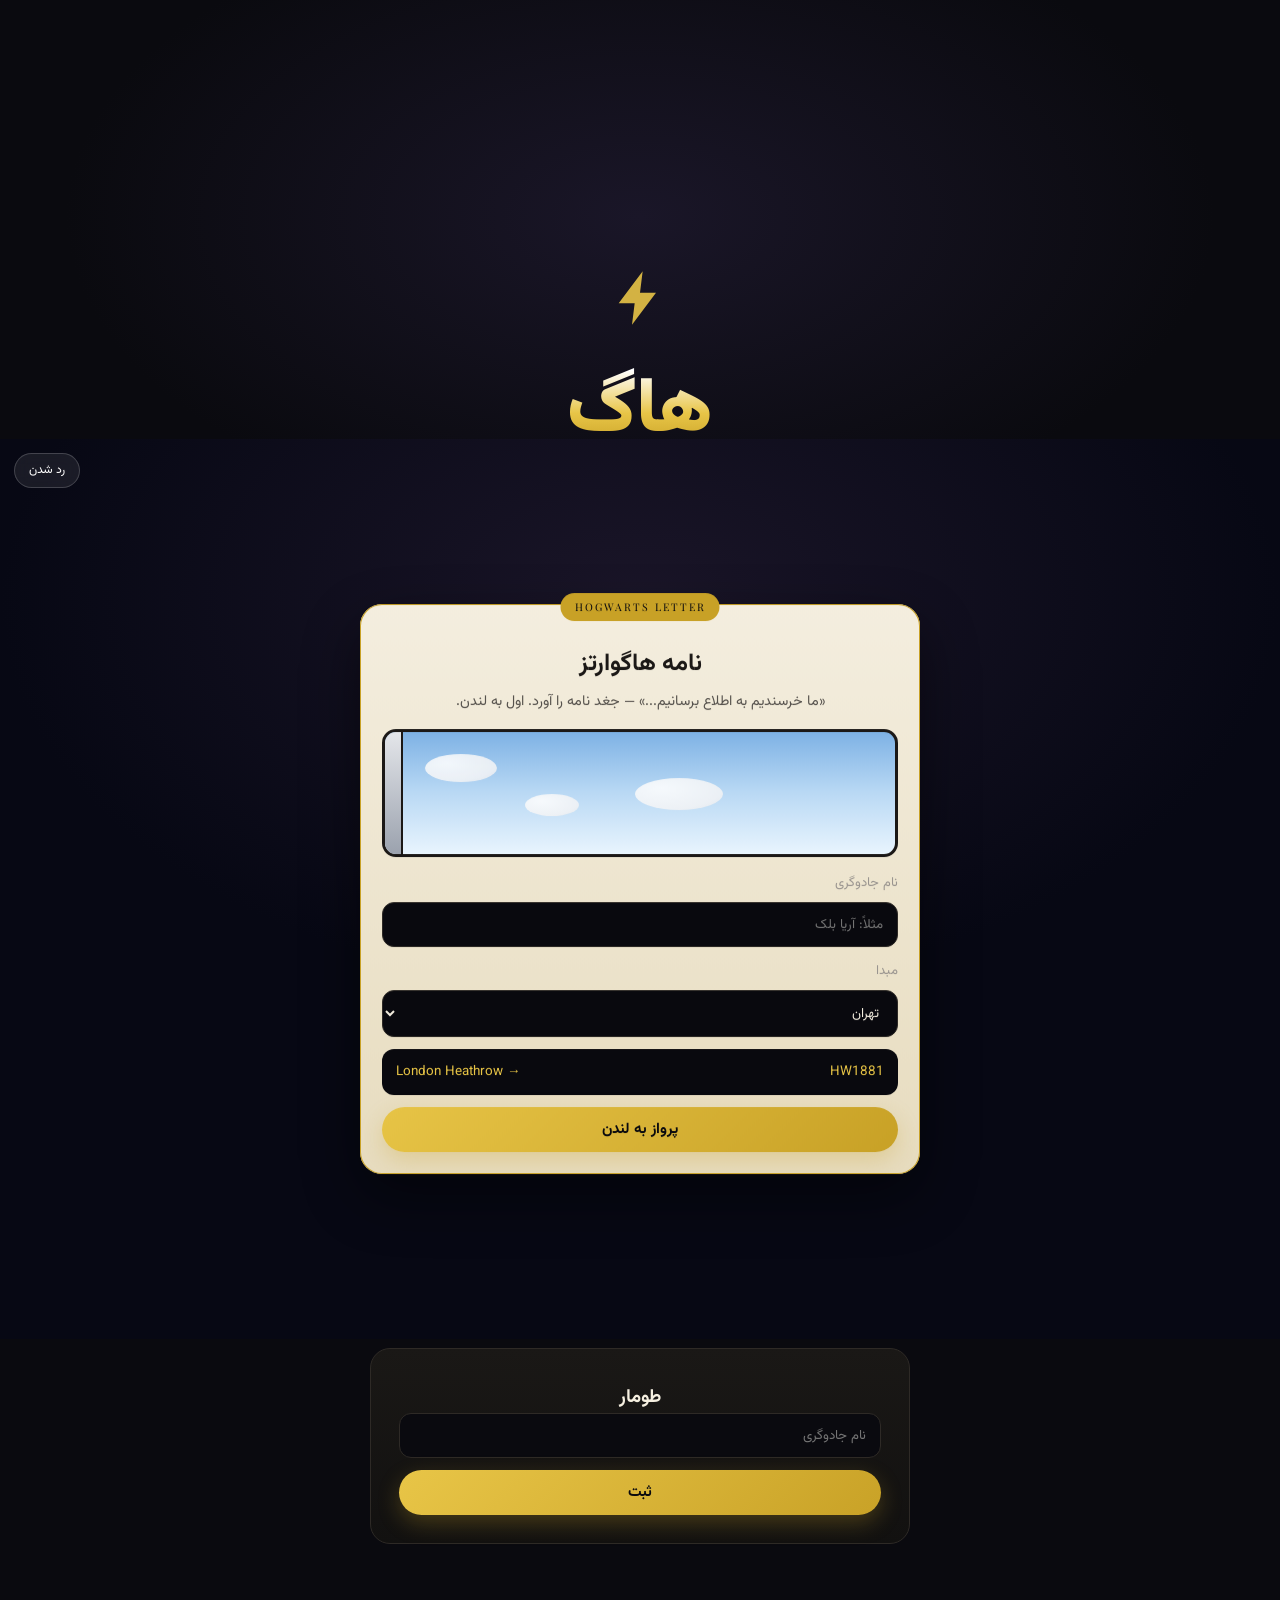
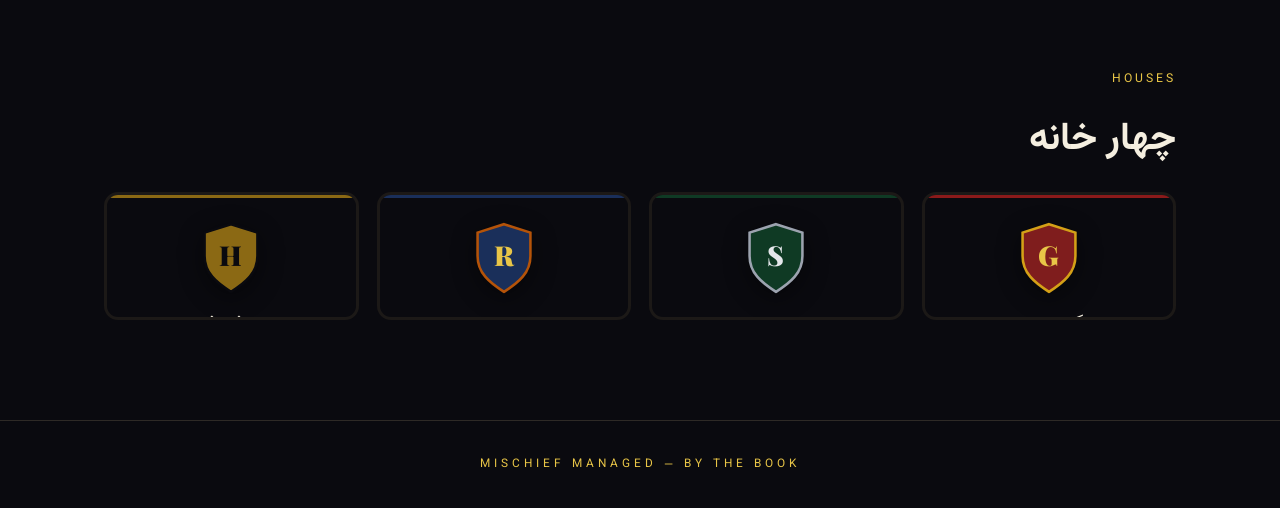
<file: sorting.html>
<!DOCTYPE html><html lang="fa" dir="rtl"><head><meta charset="UTF-8"><meta name="viewport" content="width=device-width,initial-scale=1"><title>کلاه گروهبندی | هاگوارتز</title><link rel="stylesheet" href="assets/style.css"><link href="https://fonts.googleapis.com/css2?family=Playfair+Display:wght@500;700;900&family=Vazirmatn:wght@300;400;700;900&display=swap" rel="stylesheet"></head><body><canvas id="stars"></canvas>
<nav><a class="brand" href="index.html"><svg width="20" height="20" viewBox="0 0 24 24"><path fill="#E8C547" d="M13 2 4 14h6l-1 8 9-12h-6l1-8z"/></svg>هاگوارتز</a><div class="navlinks"><a href="index.html" class="keep">تالار</a><a href="sorting.html" class="on">گروهبندی</a><a href="wand.html">چوبدستی</a><a href="characters.html">شخصیتها</a><a href="spells.html">طلسمها</a><a href="books.html">کتابها</a><a href="greathall.html">جام</a><a href="events.html">رویدادها</a><span id="meBadge"></span></div></nav>
<main><div class="wrap"><section class="block" style="text-align:center"><div class="sec-tag">THE SORTING HAT — کتاب اول، فصل هفتم</div><h2 class="sec-title">کلاه گروهبندی</h2><p class="sec-desc" style="margin:0 auto 18px">«من کلاهی هستم باهوش...» — ۸ سؤال از کتاب، بدون چیز اضافی</p>
<div class="quizbox" id="quiz"><div class="sec-tag" id="qStep"></div><h3 id="qQ"></h3><div class="opts" id="qOpts"></div><div class="bar"><i id="qBar" style="width:0%"></i></div><div class="qres" id="qRes"></div></div></section></div></main><footer><div class="en">MISCHIEF MANAGED — BY THE BOOK</div></footer>
<script src="assets/app.js"></script><script>
(function(){
  if(!HW.need(!!HW.S.name,'اول نامت را ثبت کن')) return;
  var Q=[
    {q:'در راهروی هاگوارتز صدایی میآید؟',o:[['مستقیم میروم',3,0,0,0],['نقشه را چک میکنم',0,1,3,0],['دوستانم را صدا میکنم',1,0,0,3],['پنهانی دنبال میکنم',0,3,1,0]]},
    {q:'کدام کتاب را اول برمیداری؟',o:[['تاریخ جادو',0,0,3,1],['معجونهای پیشرفته',0,3,1,0],['جانوران شگفتانگیز',0,0,1,3],['دفاع در برابر جادوی سیاه',3,0,0,0]]},
    {q:'آینه نفاقانگیز چه نشان میدهد؟',o:[['افتخار',2,2,0,0],['دانایی بیکران',0,1,3,0],['خانواده سالم',1,0,0,3],['قدرت',0,3,0,0]]},
    {q:'کدام استاد را تحسین میکنی؟',o:[['مکگوناگل',3,0,1,0],['اسنیپ',0,3,1,0],['فلیتویک',0,0,3,0],['اسپروت',0,0,1,3]]},
    {q:'در تالار، کجا مینشینی؟',o:[['کنار شجاعان',3,0,0,0],['کنار جاهطلبان',0,3,0,0],['کنار دانایان',0,0,3,0],['کنار وفاداران',0,0,0,3]]},
    {q:'بزرگترین ترس؟',o:[['ترسیدن و جا زدن',3,0,0,1],['شکست از حریف باهوشتر',0,2,3,0],['تنهایی',1,0,1,3],['قدرت نداشتن',0,3,0,0]]},
    {q:'حیوان همراه؟',o:[['شیر',3,0,0,0],['مار',0,3,0,0],['عقاب',0,0,3,0],['گورکن',0,0,0,3]]},
    {q:'کلاه میپرسد: کجا؟',o:[['گریفیندور',3,0,0,0],['اسلیترین',0,3,0,0],['ریونکلا',0,0,3,0],['هافلپاف',0,0,0,3]]}
  ];
  var DESC={gryff:'شجاعت — «جایی که دلیران میدرخشند»',slyth:'جاهطلبی — «اسلیترین تو را بزرگ میکند»',raven:'خرد — «ریونکلا دانایان»',huff:'وفاداری — «هافلپاف وفاداران»'};
  var qi=0,sc=[0,0,0,0],qStep=document.getElementById('qStep'),qQ=document.getElementById('qQ'),qO=document.getElementById('qOpts'),qR=document.getElementById('qRes'),qBar=document.getElementById('qBar');
  function show(){qR.textContent='';qStep.textContent='سؤال '+(qi+1)+' از '+Q.length;qBar.style.width=Math.round(qi/Q.length*100)+'%';qQ.textContent=Q[qi].q;qO.innerHTML='';Q[qi].o.forEach(function(op){var b=document.createElement('button');b.className='opt';b.textContent=op[0];b.onclick=function(){for(var i=0;i<4;i++)sc[i]+=op[i+1];qi++;if(qi<Q.length)show();else finish()};qO.appendChild(b)});}
  function finish(){qBar.style.width='100%';var w=0;for(var i=1;i<4;i++)if(sc[i]>sc[w])w=i;var hk=['gryff','slyth','raven','huff'][w];var first=!HW.S.house;HW.S.house=hk;HW.save();HW.renderBadge();if(first) HW.award(hk,10,'گروهبندی');qStep.textContent='کلاه فریاد میزند';qQ.textContent='— '+HW.HOUSES[hk]+'! —';qO.innerHTML='';qR.innerHTML=DESC[hk];var r=document.createElement('button');r.className='opt';r.style.marginTop='12px';r.textContent='دوباره';r.onclick=function(){qi=0;sc=[0,0,0,0];show()};qO.appendChild(r);}
  show();
})();
</script></body></html>
</file>
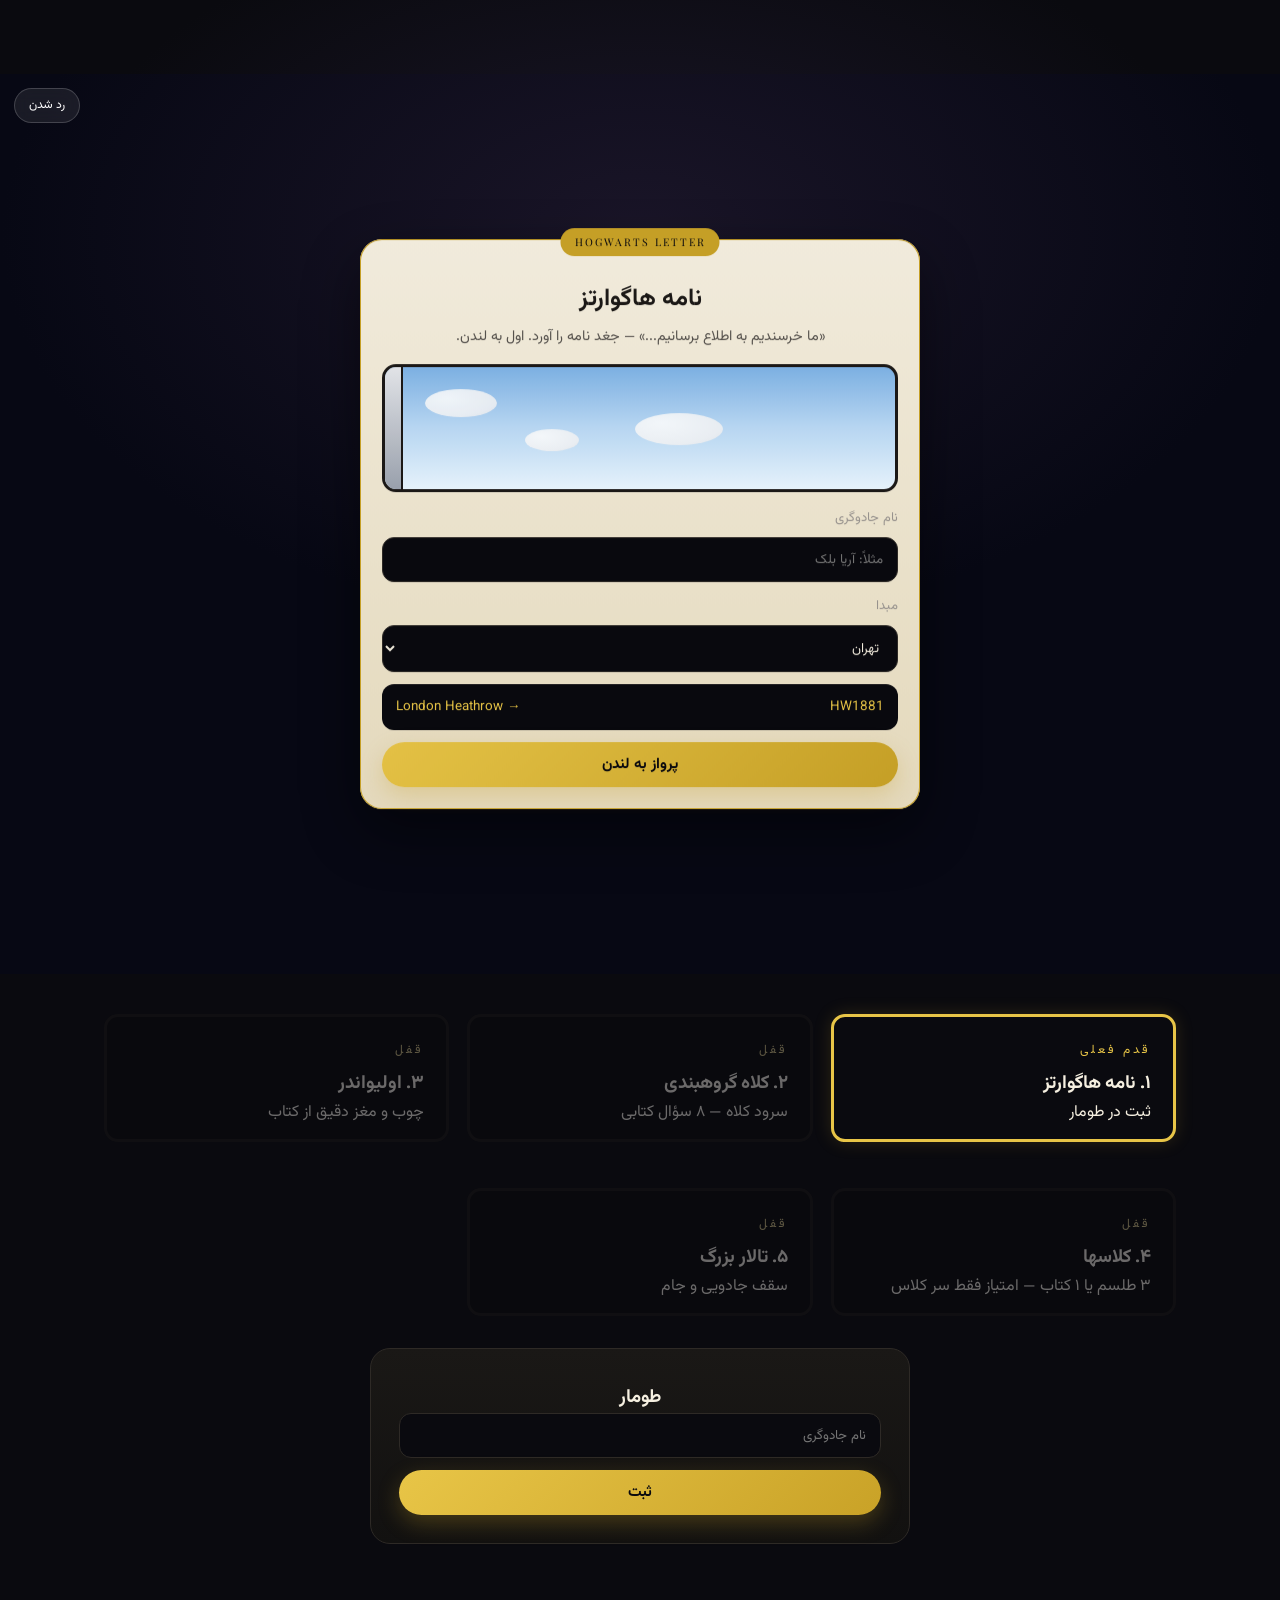
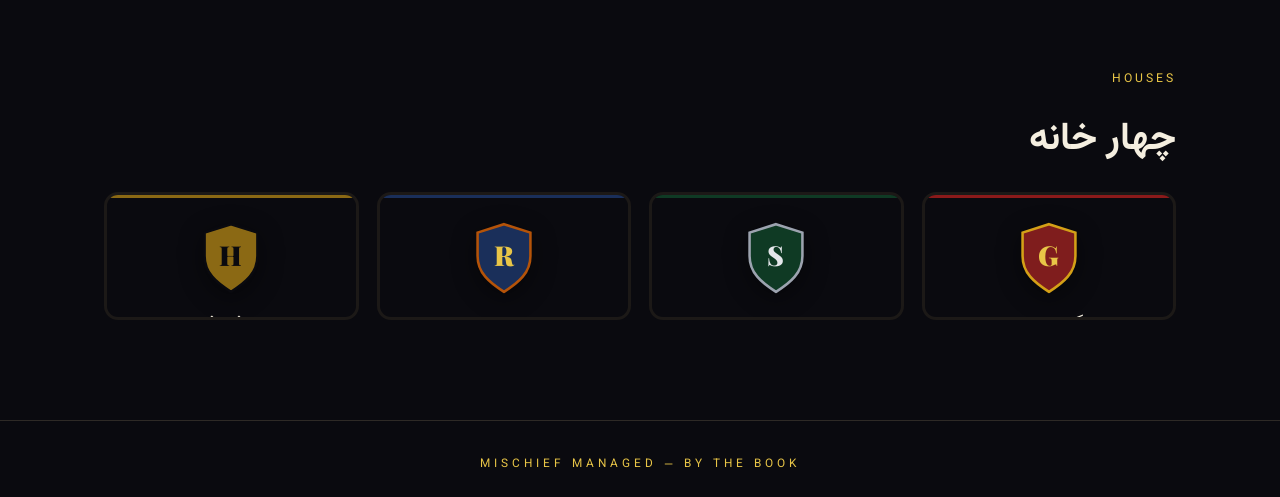
<file: spells.html>
<!DOCTYPE html><html lang="fa" dir="rtl"><head><meta charset="UTF-8"><meta name="viewport" content="width=device-width,initial-scale=1"><title>کلاس طلسمها | هاگوارتز</title><link rel="stylesheet" href="assets/style.css"><link href="https://fonts.googleapis.com/css2?family=Playfair+Display:ital,wght@0,500;0,700;1,500&family=Vazirmatn:wght@300;400;700;900&display=swap" rel="stylesheet"></head><body><canvas id="stars"></canvas>
<nav><a class="brand" href="index.html"><svg width="20" height="20" viewBox="0 0 24 24"><path fill="#E8C547" d="M13 2 4 14h6l-1 8 9-12h-6l1-8z"/></svg>هاگوارتز</a><div class="navlinks"><a href="index.html" class="keep">تالار</a><a href="sorting.html">گروهبندی</a><a href="wand.html">چوبدستی</a><a href="characters.html">شخصیتها</a><a href="spells.html" class="on">طلسمها</a><a href="books.html">کتابها</a><a href="greathall.html">جام</a><a href="events.html">رویدادها</a><span id="meBadge"></span></div></nav>
<main><div class="wrap"><section class="block"><div class="sec-tag">CHARMS — کتابمحور</div><h2 class="sec-title">کلاس فلیتویک — طلسمهای کتاب</h2><p class="sec-desc">هر طلسم با تلفظ دقیق کتاب — اولین اجرا ۳ امتیاز — پیشرفت: <b id="prog" style="color:var(--gold-lt)"></b></p><div class="grid g4" id="spells"></div></section></div></main><footer><div class="en">MISCHIEF MANAGED</div></footer>
<script src="assets/app.js"></script><script>
(function(){
  if(!HW.need(!!(HW.S.wand&&HW.S.patronus),'اول چوبدستی')) return;
  var SP=[
    {l:'Expecto Patronum',n:'پاترونوس',d:'کتاب ۳ — دفاع دیوانهساز'},
    {l:'Expelliarmus',n:'اکسپلیارموس',d:'کتاب ۲ — خلع سلاح'},
    {l:'Lumos',n:'لوموس',d:'کتاب ۱ — نور چوبدستی'},
    {l:'Wingardium Leviosa',n:'ویناردیوم',d:'کتاب ۱ — شناوری'},
    {l:'Alohomora',n:'الوهومورا',d:'کتاب ۱ — باز کردن قفل'},
    {l:'Protego',n:'پروتگو',d:'سپر'},
    {l:'Incendio',n:'اینسندیو',d:'آتش'},
    {l:'Riddikulus',n:'ریدیکولوس',d:'کتاب ۳ — بوگارت'},
    {l:'Stupefy',n:'استاپیفای',d:'بیهوشی'},
    {l:'Petrificus Totalus',n:'پتریفیکوس',d:'خشک کردن'},
    {l:'Obliviate',n:'ابلیوییت',d:'پاکسازی حافظه'},
    {l:'Avada Kedavra',n:'آوادا کداورا',d:'نفرین ممنوعه — امتیاز نمیدهد'}
  ];
  if(!HW.S.cast) HW.S.cast=[];
  var g=document.getElementById('spells');
  function prog(){document.getElementById('prog').textContent=HW.S.cast.length+' از '+SP.length}
  SP.forEach(function(s){
    var d=document.createElement('div');d.className='card rv';d.style.textAlign='center';d.style.cursor='pointer';
    function paint(){var done=HW.S.cast.indexOf(s.l)>=0;d.style.borderColor=done?'var(--gold)':'';d.innerHTML='<span style="font-family:Playfair Display,serif;font-style:italic;color:var(--gold-lt)">'+s.l+'</span><br><b>'+s.n+'</b><br><small style="color:var(--mut)">'+s.d+'</small>'+(done?'<br><small style="color:var(--gold-lt)">آموخته شد</small>':'')}
    paint();
    d.onclick=function(){HW.flash();if(s.l==='Avada Kedavra'){HW.toast('ممنوعه!');return}HW.toast(s.l);if(HW.S.cast.indexOf(s.l)<0){HW.S.cast.push(s.l);HW.save();if(HW.S.house) HW.award(HW.S.house,3,s.n);paint();prog()}};
    g.appendChild(d);
  });prog();
})();
</script></body></html>
</file>
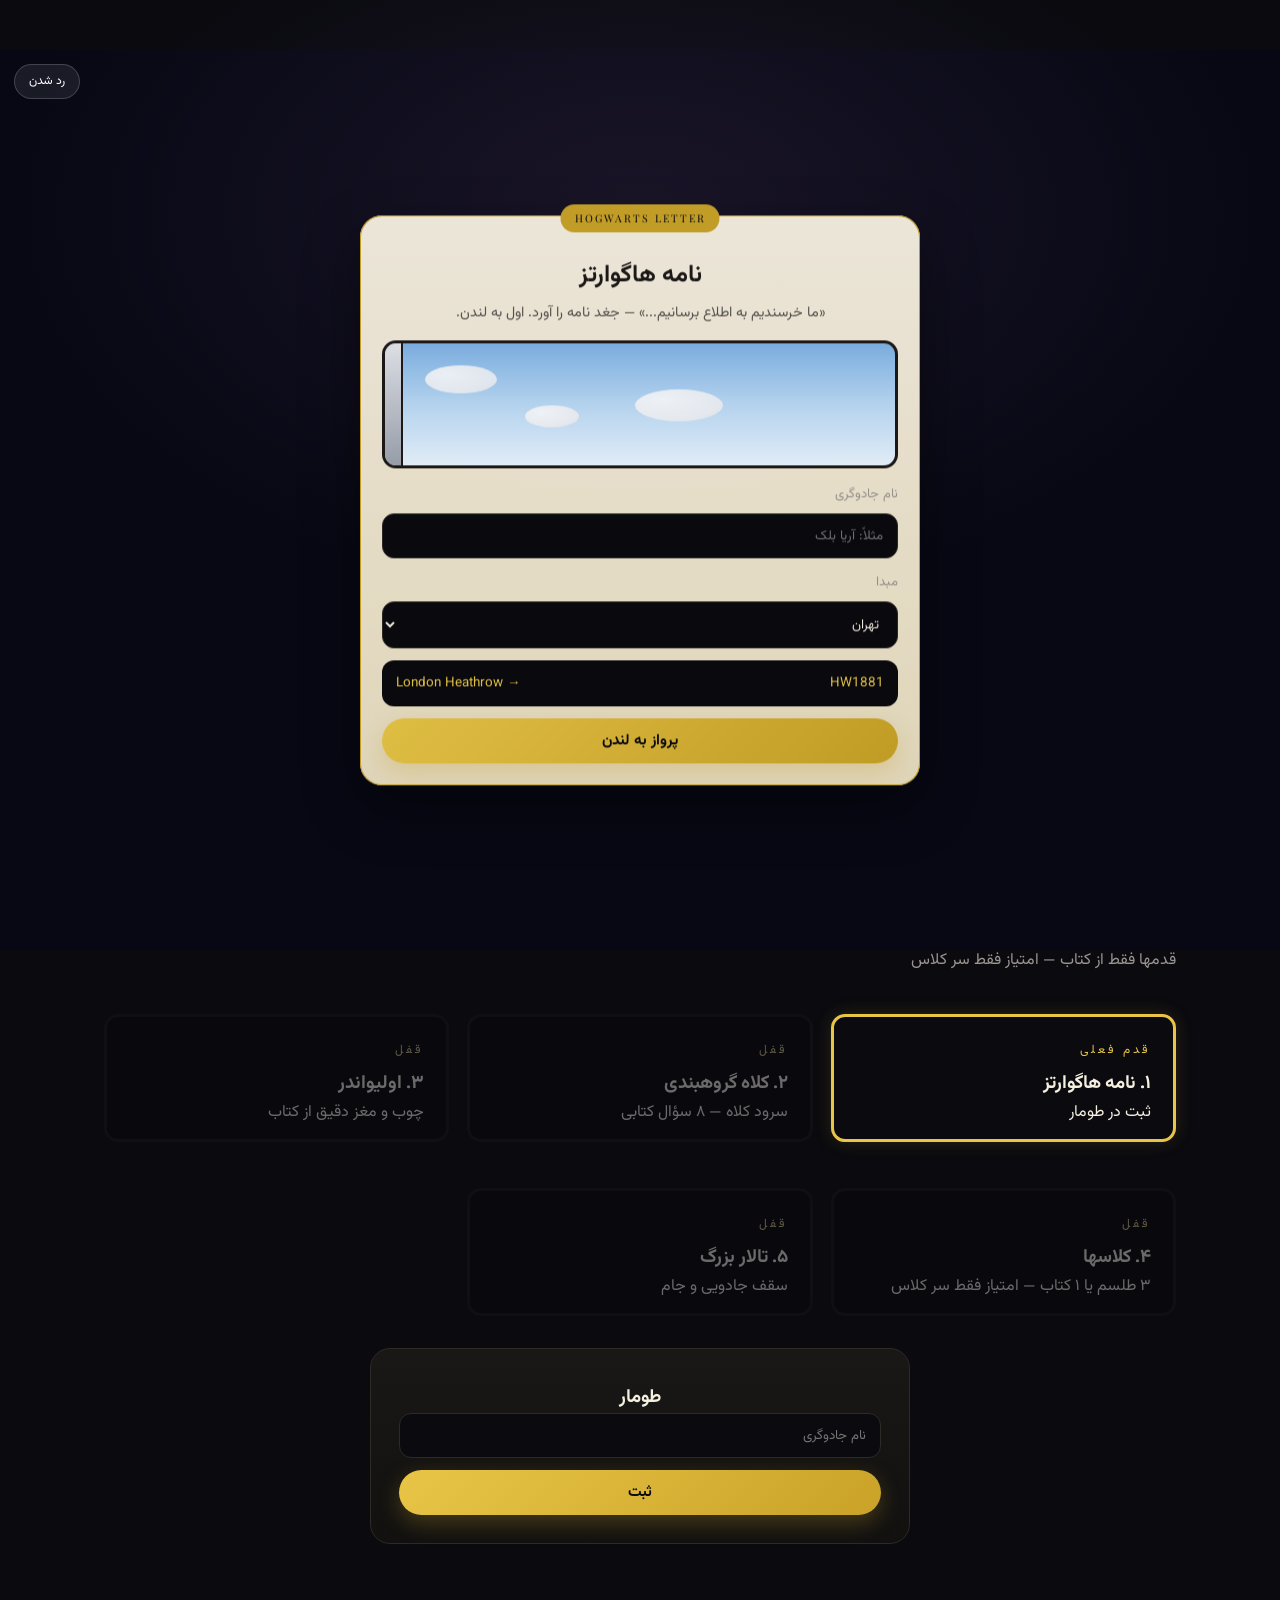
<file: wand.html>
<!DOCTYPE html><html lang="fa" dir="rtl"><head><meta charset="UTF-8"><meta name="viewport" content="width=device-width,initial-scale=1"><title>اولیواندر | هاگوارتز</title><link rel="stylesheet" href="assets/style.css"><link href="https://fonts.googleapis.com/css2?family=Playfair+Display:wght@500;700;900&family=Vazirmatn:wght@300;400;700;900&display=swap" rel="stylesheet"></head><body><canvas id="stars"></canvas>
<nav><a class="brand" href="index.html"><svg width="20" height="20" viewBox="0 0 24 24"><path fill="#E8C547" d="M13 2 4 14h6l-1 8 9-12h-6l1-8z"/></svg>هاگوارتز</a><div class="navlinks"><a href="index.html" class="keep">تالار</a><a href="sorting.html">گروهبندی</a><a href="wand.html" class="on">چوبدستی</a><a href="characters.html">شخصیتها</a><a href="spells.html">طلسمها</a><a href="books.html">کتابها</a><a href="greathall.html">جام</a><a href="events.html">رویدادها</a><span id="meBadge"></span></div></nav>
<main><div class="wrap"><section class="block"><div class="sec-tag">OLLIVANDERS — کتاب اول</div><h2 class="sec-title">چوب تو را انتخاب میکند</h2><p class="sec-desc">بر اساس کتاب: هالی و ققنوس برای هری، تاک و ... — اولیواندر میگوید «چوب، جادوگر را انتخاب میکند»</p>
<div class="grid g2">
<div class="quizbox"><div class="sec-tag" id="wStep"></div><h3 id="wQ"></h3><div class="opts" id="wOpts"></div><div class="qres" id="wRes"></div></div>
<div class="quizbox"><div class="sec-tag">پاترونوس — کتاب سوم</div><h3 id="pQ"></h3><div class="opts" id="pOpts"></div><div class="qres" id="pRes"></div></div>
</div></section></div></main><footer><div class="en">MISCHIEF MANAGED</div></footer>
<script src="assets/app.js"></script><script>
(function(){
  if(!HW.need(!!HW.S.house,'اول گروهبندی شو')) return;
  var WQ=[
    {q:'کدام قفسه؟',o:[['هالی، تاکسوس، بلوط',['هالی','تاکسوس','بلوط']],['افرا، بید، گیلاس',['افرا','بید','گیلاس']],['گردو، آبنوس، سرخدار',['گردو','آبنوس','سرخدار']]]},
    {q:'حس دست روی چوب؟',o:[['گرمای تند',['پر ققنوس']],['خنک و سوزن سوزن',['مو تکشاخ']],['ضربان سنگین',['قلب اژدها']]]},
    {q:'تکان میدهی؟',o:[['جرقه طلایی',['۲۸ سانتی','انعطافپذیر']],['نسیم',['۳۱ سانتی','متعادل']],['رعد آرام',['۳۴ سانتی','سرسخت']]]}
  ];
  var wi=0,wood='',core='',len='';
  var wStep=document.getElementById('wStep'),wQ=document.getElementById('wQ'),wO=document.getElementById('wOpts'),wR=document.getElementById('wRes');
  function wShow(){wR.textContent='';wStep.textContent='سؤال '+(wi+1)+' از ۳';wQ.textContent=WQ[wi].q;wO.innerHTML='';WQ[wi].o.forEach(function(op){var b=document.createElement('button');b.className='opt';b.textContent=op[0];b.onclick=function(){if(wi===0)wood=op[1][Math.floor(Math.random()*op[1].length)];if(wi===1)core=op[1][0];if(wi===2)len=op[1][0]+' ـ '+op[1][1];wi++;if(wi<WQ.length)wShow();else wFinish()};wO.appendChild(b)});}
  function wFinish(){wStep.textContent='اولیواندر:';wQ.textContent='«جالب...»';wO.innerHTML='';HW.S.wand={wood:wood,core:core,len:len};HW.save();wR.textContent='چوب '+wood+'، مغز '+core+'، '+len;if(HW.S.house) HW.award(HW.S.house,5,'چوبدستی');}
  var PQ=[{q:'شادترین خاطره؟',o:[['پرواز',['گوزن']],['خنده دوستان',['سگ']],['نامه',['جغد']],['جنگل',['گرگ']]]},{q:'مقابل دیوانهساز؟',o:[['صبح',['اسب']],['ققنوس',['ققنوس']],['آغوش',['خرس']],['ستاره',['پلنگ']]]}];
  var pi=0,votes={};var pQ=document.getElementById('pQ'),pO=document.getElementById('pOpts'),pR=document.getElementById('pRes');
  function pShow(){pR.textContent='';pQ.textContent='سؤال '+(pi+1)+' از ۲: '+PQ[pi].q;pO.innerHTML='';PQ[pi].o.forEach(function(op){var b=document.createElement('button');b.className='opt';b.textContent=op[0];b.onclick=function(){votes[op[1]]=(votes[op[1]]||0)+1;pi++;if(pi<PQ.length)pShow();else pFinish()};pO.appendChild(b)});}
  function pFinish(){var best='',n=0;for(var k in votes) if(votes[k]>n){n=votes[k];best=k} pQ.textContent='اکسپکتو پاترونوم!';pO.innerHTML='';HW.S.patronus=best;HW.save();pR.textContent='پاترونوس: '+best;HW.flash();if(HW.S.house) HW.award(HW.S.house,5,'پاترونوس');}
  wShow();pShow();
})();
</script></body></html>
</file>
<file: assets/style.css>
:root{
  --bg:#0A0A0F; --card:#1A1816; --parchment:#F5EFE0;
  --gold:#C9A227; --gold-lt:#E8C547; --txt:#F5EFE0; --mut:#9A9590;
  --brd:#2E2A26; --stone:#1E1B18;
}
*{margin:0;padding:0;box-sizing:border-box}
html{scroll-behavior:smooth}
body{background:var(--bg);color:var(--txt);font-family:'Vazirmatn',Tahoma,sans-serif;line-height:1.9;overflow-x:hidden}
h1,h2,h3{font-family:'Playfair Display','Vazirmatn',serif}
#stars{position:fixed;inset:0;z-index:0;pointer-events:none}
.wrap{max-width:1120px;margin:0 auto;padding:0 24px;position:relative;z-index:1}
nav{position:fixed;top:0;left:0;right:0;z-index:40;display:flex;justify-content:space-between;align-items:center;padding:11px 22px;background:rgba(10,10,15,.88);backdrop-filter:blur(12px);border-bottom:1px solid var(--brd)}
.brand{font-weight:900;color:var(--gold-lt);text-decoration:none;display:flex;gap:8px;align-items:center}
.navlinks{display:flex;gap:14px;align-items:center}
.navlinks a{color:var(--txt);text-decoration:none;font-size:.86rem;opacity:.82;transition:.2s}
.navlinks a:hover,.navlinks a.on{color:var(--gold-lt);opacity:1}
#meBadge{font-size:.78rem;color:var(--mut);border:1px solid var(--brd);border-radius:999px;padding:4px 12px}
#meBadge b{color:var(--gold-lt)}
.hero{min-height:86vh;display:flex;flex-direction:column;align-items:center;justify-content:center;text-align:center;padding:110px 20px 60px;background:radial-gradient(ellipse 68% 62% at 50% 28%,#1A1628 0%,transparent 66%)}
.hero h1{font-size:clamp(2.2rem,6.8vw,4.8rem);font-weight:900;line-height:1.22;background:linear-gradient(180deg,#fff 18%,var(--gold-lt) 64%,var(--gold) 100%);-webkit-background-clip:text;background-clip:text;color:transparent;margin:10px 0}
.hero .sub{color:var(--mut);max-width:620px}
.btn{padding:11px 26px;border-radius:999px;font-weight:700;font-family:inherit;cursor:pointer;border:1px solid var(--gold);background:transparent;color:var(--txt);text-decoration:none;display:inline-block;transition:.22s;font-size:.94rem}
.btn.gold{background:linear-gradient(135deg,var(--gold-lt),var(--gold));color:#0A0A0F;border:none;box-shadow:0 8px 22px rgba(201,162,39,.28)}
.btn.gold:hover{transform:translateY(-1px);box-shadow:0 12px 28px rgba(201,162,39,.38)}
.btn.ghost:hover{border-color:var(--gold-lt);color:var(--gold-lt)}
.btn:disabled{opacity:.45;cursor:not-allowed}
section.block{padding:62px 0}
.sec-tag{color:var(--gold-lt);font-size:.76rem;letter-spacing:3px}
.sec-title{font-size:clamp(1.5rem,4vw,2.4rem);margin:6px 0 8px}
.sec-desc{color:var(--mut);max-width:640px;margin-bottom:24px}
.grid{display:grid;gap:18px}
.g4{grid-template-columns:repeat(auto-fit,minmax(210px,1fr))}
.g3{grid-template-columns:repeat(auto-fit,minmax(260px,1fr))}
.g2{grid-template-columns:repeat(auto-fit,minmax(300px,1fr))}
.card{background:linear-gradient(180deg,rgba(26,24,22,.98),rgba(16,14,13,.99));border:1px solid var(--brd);border-radius:18px;padding:22px;transition:.25s}
.card:hover{border-color:#3A3530;transform:translateY(-2px)}
.door{border-radius:18px;padding:26px 16px;text-align:center;border:1px solid var(--brd);background:linear-gradient(180deg,#1A1816,#0F0E0D);text-decoration:none;color:var(--txt);display:block;transition:.3s;position:relative;overflow:hidden}
.door:hover{transform:translateY(-4px);border-color:var(--gold);box-shadow:0 16px 36px rgba(0,0,0,.5)}
.door:before{content:'';position:absolute;top:0;left:0;right:0;height:3px}
.door.gryff:before{background:#8B1A1A}.door.slyth:before{background:#0F3A24}.door.raven:before{background:#1A2F5A}.door.huff:before{background:#8B6914}
.crest{display:flex;justify-content:center;filter:drop-shadow(0 6px 12px rgba(0,0,0,.45))}
.pts{margin-top:10px;display:inline-block;font-size:.8rem;color:var(--gold-lt);border:1px solid var(--brd);border-radius:999px;padding:2px 12px}
.quizbox{background:linear-gradient(180deg,#1A1816,#121110);border:1px solid var(--brd);border-radius:20px;padding:28px;max-width:620px;margin:0 auto;text-align:center}
.opts{display:grid;gap:10px;margin-top:16px}
.opt{padding:12px;border-radius:12px;border:1px solid var(--brd);background:#0A0A0F;color:var(--txt);font-family:inherit;cursor:pointer;transition:.18s;text-align:center}
.opt:hover{border-color:var(--gold);background:#1A1816}
.qres{margin-top:14px;color:var(--gold-lt);font-weight:700;min-height:1.6rem;line-height:1.7}
.bar{height:6px;background:#141210;border-radius:6px;overflow:hidden;margin-top:12px}
.bar i{display:block;height:100%;background:linear-gradient(90deg,var(--gold),var(--gold-lt));transition:width .4s}
.field{margin-bottom:12px;text-align:right}
.field label{display:block;font-size:.82rem;color:var(--mut);margin-bottom:6px}
.field input,.field select{width:100%;padding:11px 14px;border-radius:12px;border:1px solid var(--brd);background:#0A0A0F;color:var(--txt);font-family:inherit}
.field input:focus,.field select:focus{outline:none;border-color:var(--gold)}
#toasts{position:fixed;bottom:20px;left:50%;transform:translateX(-50%);z-index:130;display:flex;flex-direction:column;gap:8px;align-items:center}
.toast{background:#1A1816;border:1px solid var(--gold);color:var(--txt);border-radius:12px;padding:10px 18px;font-size:.86rem;box-shadow:0 10px 30px rgba(0,0,0,.5);animation:tin .25s}
@keyframes tin{from{opacity:0;transform:translateY(8px)}}
.rv{opacity:0;transform:translateY(22px);transition:.6s cubic-bezier(.2,.7,.3,1)}
.rv.vis{opacity:1;transform:none}
#flash{position:fixed;inset:0;pointer-events:none;z-index:90;opacity:0;background:radial-gradient(circle at 50% 45%,rgba(232,197,71,.42),transparent 62%);transition:opacity .18s}
#flash.go{opacity:1}
.jstep{text-decoration:none;color:var(--txt);display:block}
.jstep.done{border-color:var(--gold)}
.jstep.now{border-color:var(--gold-lt);box-shadow:0 0 18px rgba(201,162,39,.18)}
.jstep.lock{opacity:.42;filter:grayscale(.55)}
footer{border-top:1px solid var(--brd);text-align:center;padding:32px 20px;color:var(--mut);font-size:.82rem;position:relative;z-index:1;margin-top:24px}
footer .en{color:var(--gold-lt);letter-spacing:4px;font-size:.74rem}
@media(max-width:720px){.navlinks a:not(.keep){display:none}.hero h1{font-size:2rem}}
</file>
